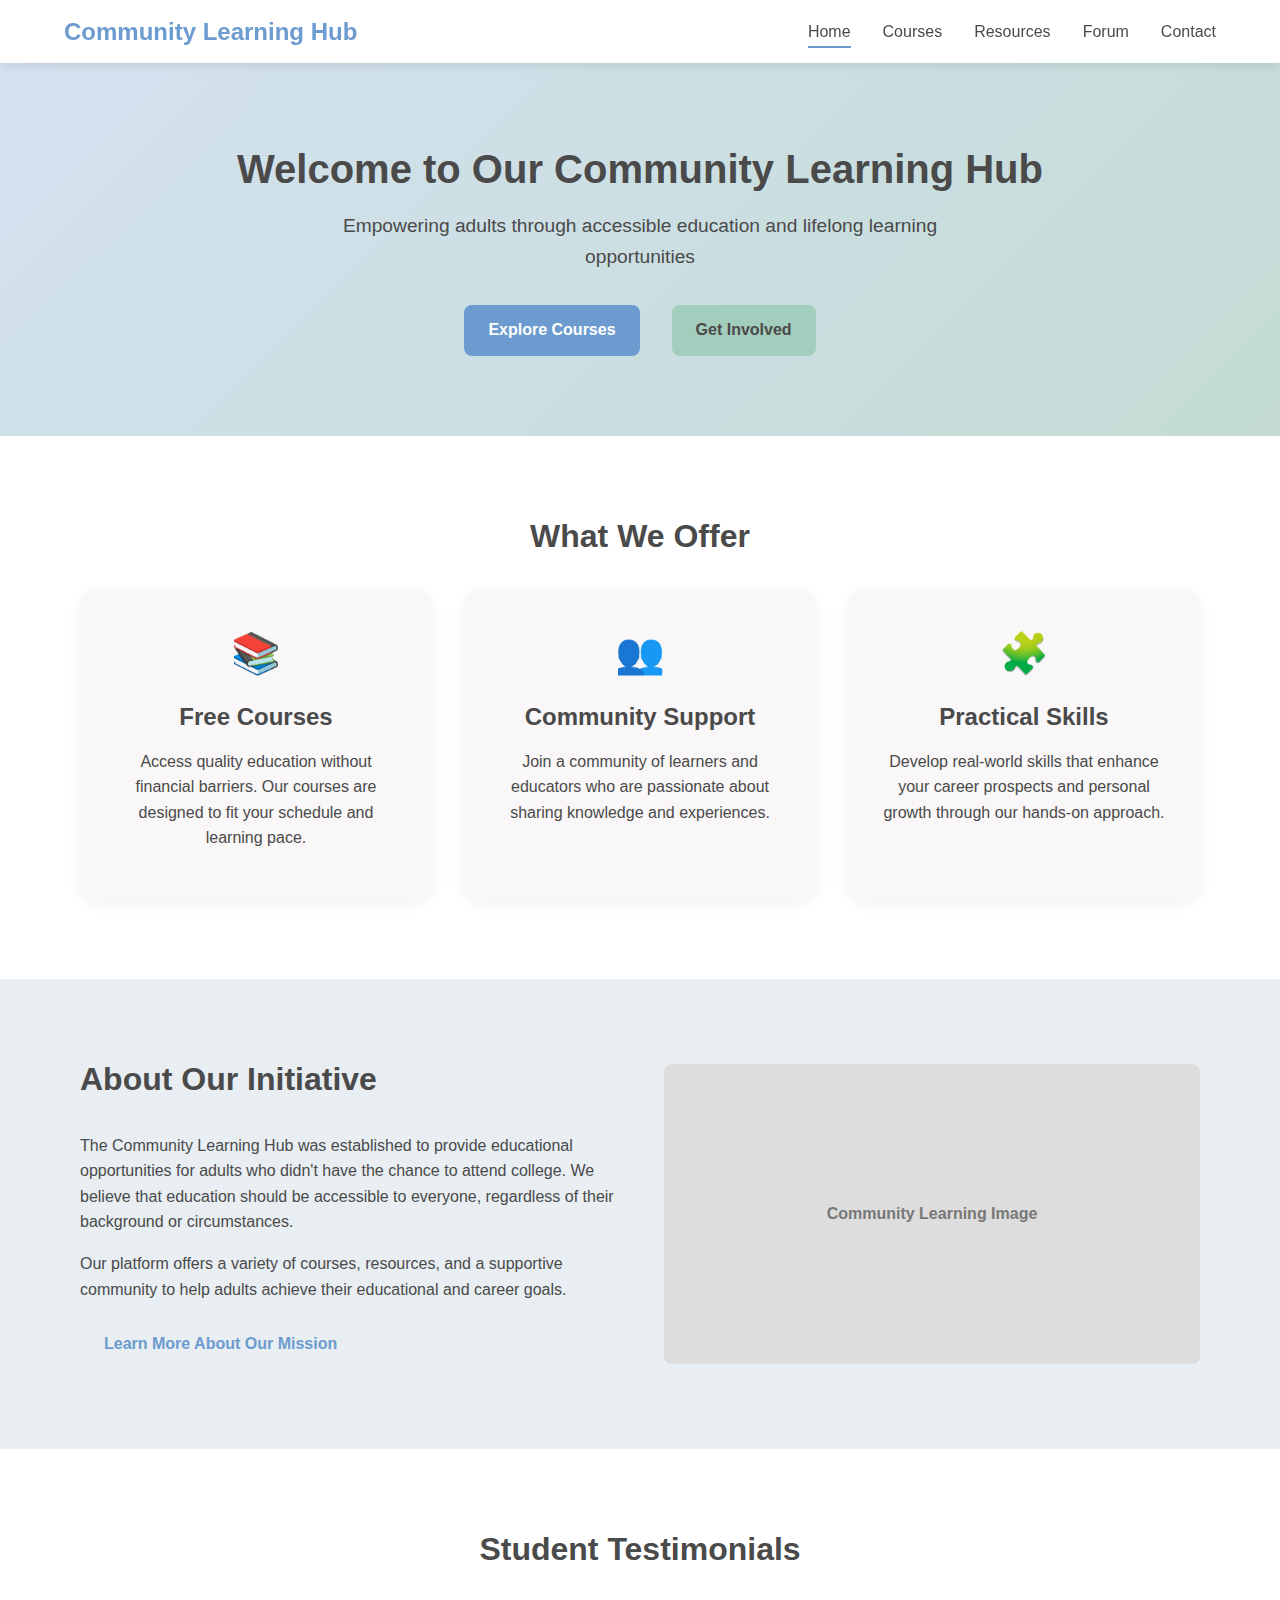
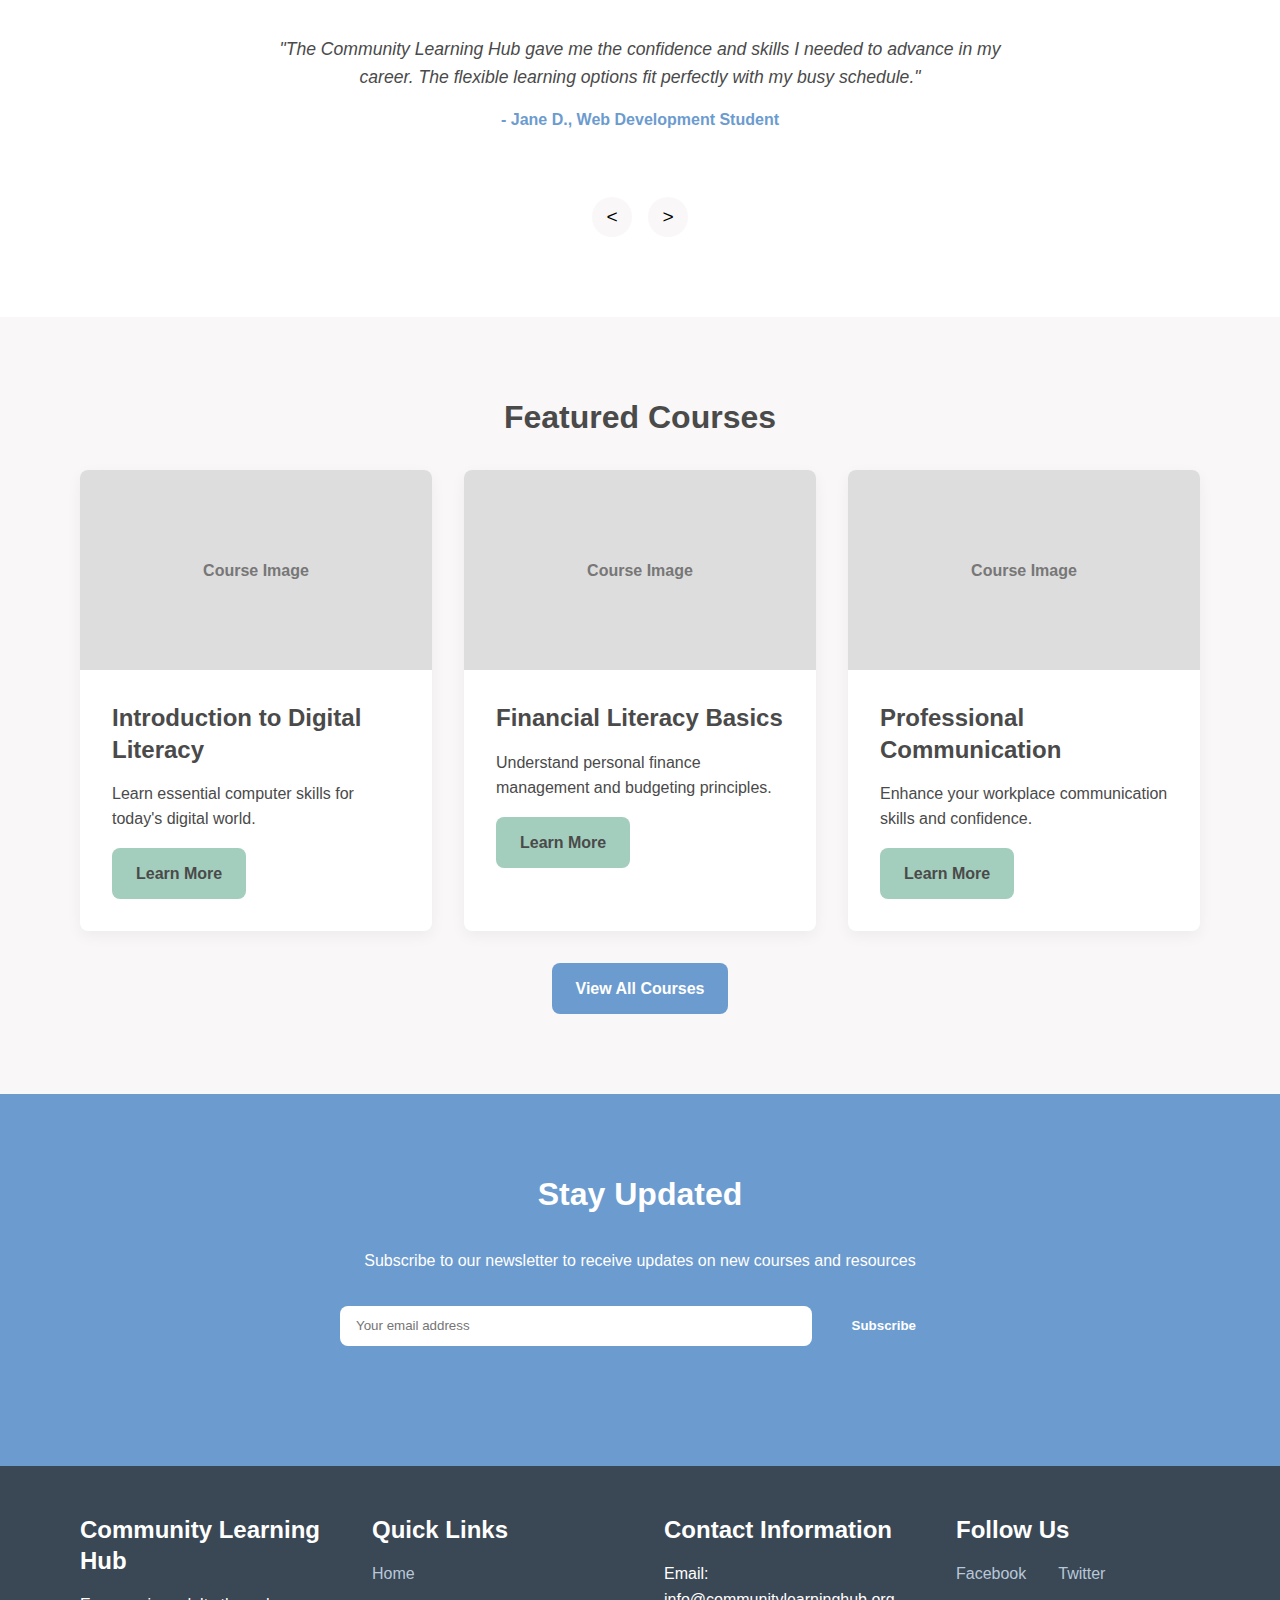
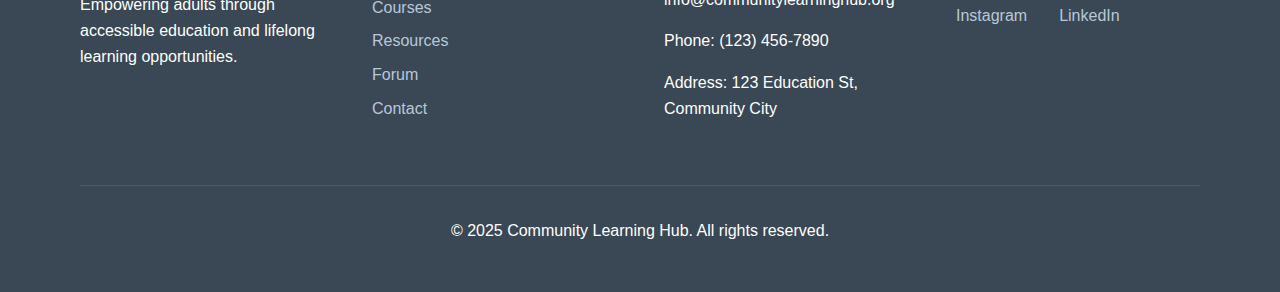
<file: index.html>
<!DOCTYPE html>
<html lang="en">
<head>
    <meta charset="UTF-8">
    <meta name="viewport" content="width=device-width, initial-scale=1.0">
    <title>Community Learning Hub - Home</title>
    <link rel="stylesheet" href="styles.optimized.css">
    <script src="scripts.js" defer></script>
</head>
<body>
    <header>
        <div class="container">
            <div class="logo">
                <h1>Community Learning Hub</h1>
            </div>
            <nav id="main-nav">
                <ul>
                    <li><a href="index.html" class="active">Home</a></li>
                    <li><a href="courses.html">Courses</a></li>
                    <li><a href="resources.html">Resources</a></li>
                    <li><a href="forum.html">Forum</a></li>
                    <li><a href="contact.html">Contact</a></li>
                </ul>
                <button id="mobile-menu-btn" aria-label="Toggle navigation menu">
                    <span></span>
                    <span></span>
                    <span></span>
                </button>
            </nav>
        </div>
    </header>

    <section class="hero">
        <div class="container">
            <h2>Welcome to Our Community Learning Hub</h2>
            <p>Empowering adults through accessible education and lifelong learning opportunities</p>
            <div class="cta-buttons">
                <a href="courses.html" class="btn primary-btn">Explore Courses</a>
                <a href="contact.html" class="btn secondary-btn">Get Involved</a>
            </div>
        </div>
    </section>

    <main>
        <section class="features">
            <div class="container">
                <h2>What We Offer</h2>
                <div class="feature-grid">
                    <div class="feature-card" data-aos="fade-up">
                        <div class="feature-icon">📚</div>
                        <h3>Free Courses</h3>
                        <p>Access quality education without financial barriers. Our courses are designed to fit your schedule and learning pace.</p>
                    </div>
                    <div class="feature-card" data-aos="fade-up" data-aos-delay="100">
                        <div class="feature-icon">👥</div>
                        <h3>Community Support</h3>
                        <p>Join a community of learners and educators who are passionate about sharing knowledge and experiences.</p>
                    </div>
                    <div class="feature-card" data-aos="fade-up" data-aos-delay="200">
                        <div class="feature-icon">🧩</div>
                        <h3>Practical Skills</h3>
                        <p>Develop real-world skills that enhance your career prospects and personal growth through our hands-on approach.</p>
                    </div>
                </div>
            </div>
        </section>

        <section class="about">
            <div class="container">
                <div class="about-content">
                    <div class="about-text">
                        <h2>About Our Initiative</h2>
                        <p>The Community Learning Hub was established to provide educational opportunities for adults who didn't have the chance to attend college. We believe that education should be accessible to everyone, regardless of their background or circumstances.</p>
                        <p>Our platform offers a variety of courses, resources, and a supportive community to help adults achieve their educational and career goals.</p>
                        <a href="#" class="btn text-btn">Learn More About Our Mission</a>
                    </div>
                    <div class="about-image">
                        <!-- Replace with an actual image -->
                        <div class="placeholder-image">Community Learning Image</div>
                    </div>
                </div>
            </div>
        </section>

        <section class="testimonials">
            <div class="container">
                <h2>Student Testimonials</h2>
                <div class="testimonial-slider" id="testimonialSlider">
                    <div class="testimonial">
                        <p>"The Community Learning Hub gave me the confidence and skills I needed to advance in my career. The flexible learning options fit perfectly with my busy schedule."</p>
                        <div class="testimonial-author">- Jane D., Web Development Student</div>
                    </div>
                    <div class="testimonial">
                        <p>"After years of wanting to learn accounting, I finally found an accessible way to do it. The community support made all the difference in my learning journey."</p>
                        <div class="testimonial-author">- Michael T., Accounting Fundamentals</div>
                    </div>
                    <div class="testimonial">
                        <p>"The resources provided here helped me gain practical skills that I immediately applied in my workplace. I'm grateful for this opportunity to learn."</p>
                        <div class="testimonial-author">- Sarah M., Business Communication</div>
                    </div>
                </div>
                <div class="slider-controls">
                    <button id="prevTestimonial" aria-label="Previous testimonial">&lt;</button>
                    <button id="nextTestimonial" aria-label="Next testimonial">&gt;</button>
                </div>
            </div>
        </section>

        <section class="featured-courses">
            <div class="container">
                <h2>Featured Courses</h2>
                <div class="course-grid">
                    <!-- Course cards will be dynamically loaded from script.js -->
                    <div class="course-card placeholder">
                        <div class="course-image">Course Image</div>
                        <div class="course-content">
                            <h3>Introduction to Digital Literacy</h3>
                            <p>Learn essential computer skills for today's digital world.</p>
                            <a href="courses.html" class="btn secondary-btn">Learn More</a>
                        </div>
                    </div>
                    <div class="course-card placeholder">
                        <div class="course-image">Course Image</div>
                        <div class="course-content">
                            <h3>Financial Literacy Basics</h3>
                            <p>Understand personal finance management and budgeting principles.</p>
                            <a href="courses.html" class="btn secondary-btn">Learn More</a>
                        </div>
                    </div>
                    <div class="course-card placeholder">
                        <div class="course-image">Course Image</div>
                        <div class="course-content">
                            <h3>Professional Communication</h3>
                            <p>Enhance your workplace communication skills and confidence.</p>
                            <a href="courses.html" class="btn secondary-btn">Learn More</a>
                        </div>
                    </div>
                </div>
                <div class="center-btn">
                    <a href="courses.html" class="btn primary-btn">View All Courses</a>
                </div>
            </div>
        </section>

        <section class="newsletter">
            <div class="container">
                <h2>Stay Updated</h2>
                <p>Subscribe to our newsletter to receive updates on new courses and resources</p>
                <form id="newsletterForm" class="newsletter-form">
                    <div class="form-group">
                        <input type="email" id="newsletterEmail" placeholder="Your email address" required>
                        <button type="submit" class="btn primary-btn">Subscribe</button>
                    </div>
                    <div id="newsletterMessage" class="form-message"></div>
                </form>
            </div>
        </section>
    </main>

    <footer>
        <div class="container">
            <div class="footer-content">
                <div class="footer-section">
                    <h3>Community Learning Hub</h3>
                    <p>Empowering adults through accessible education and lifelong learning opportunities.</p>
                </div>
                <div class="footer-section">
                    <h3>Quick Links</h3>
                    <ul>
                        <li><a href="index.html">Home</a></li>
                        <li><a href="courses.html">Courses</a></li>
                        <li><a href="resources.html">Resources</a></li>
                        <li><a href="forum.html">Forum</a></li>
                        <li><a href="contact.html">Contact</a></li>
                    </ul>
                </div>
                <div class="footer-section">
                    <h3>Contact Information</h3>
                    <p>Email: info@communitylearninghub.org</p>
                    <p>Phone: (123) 456-7890</p>
                    <p>Address: 123 Education St, Community City</p>
                </div>
                <div class="footer-section">
                    <h3>Follow Us</h3>
                    <div class="social-links">
                        <a href="#" aria-label="Facebook">Facebook</a>
                        <a href="#" aria-label="Twitter">Twitter</a>
                        <a href="#" aria-label="Instagram">Instagram</a>
                        <a href="#" aria-label="LinkedIn">LinkedIn</a>
                    </div>
                </div>
            </div>
            <div class="footer-bottom">
                <p>&copy; 2025 Community Learning Hub. All rights reserved.</p>
            </div>
        </div>
    </footer>
</body>
</html>
</file>
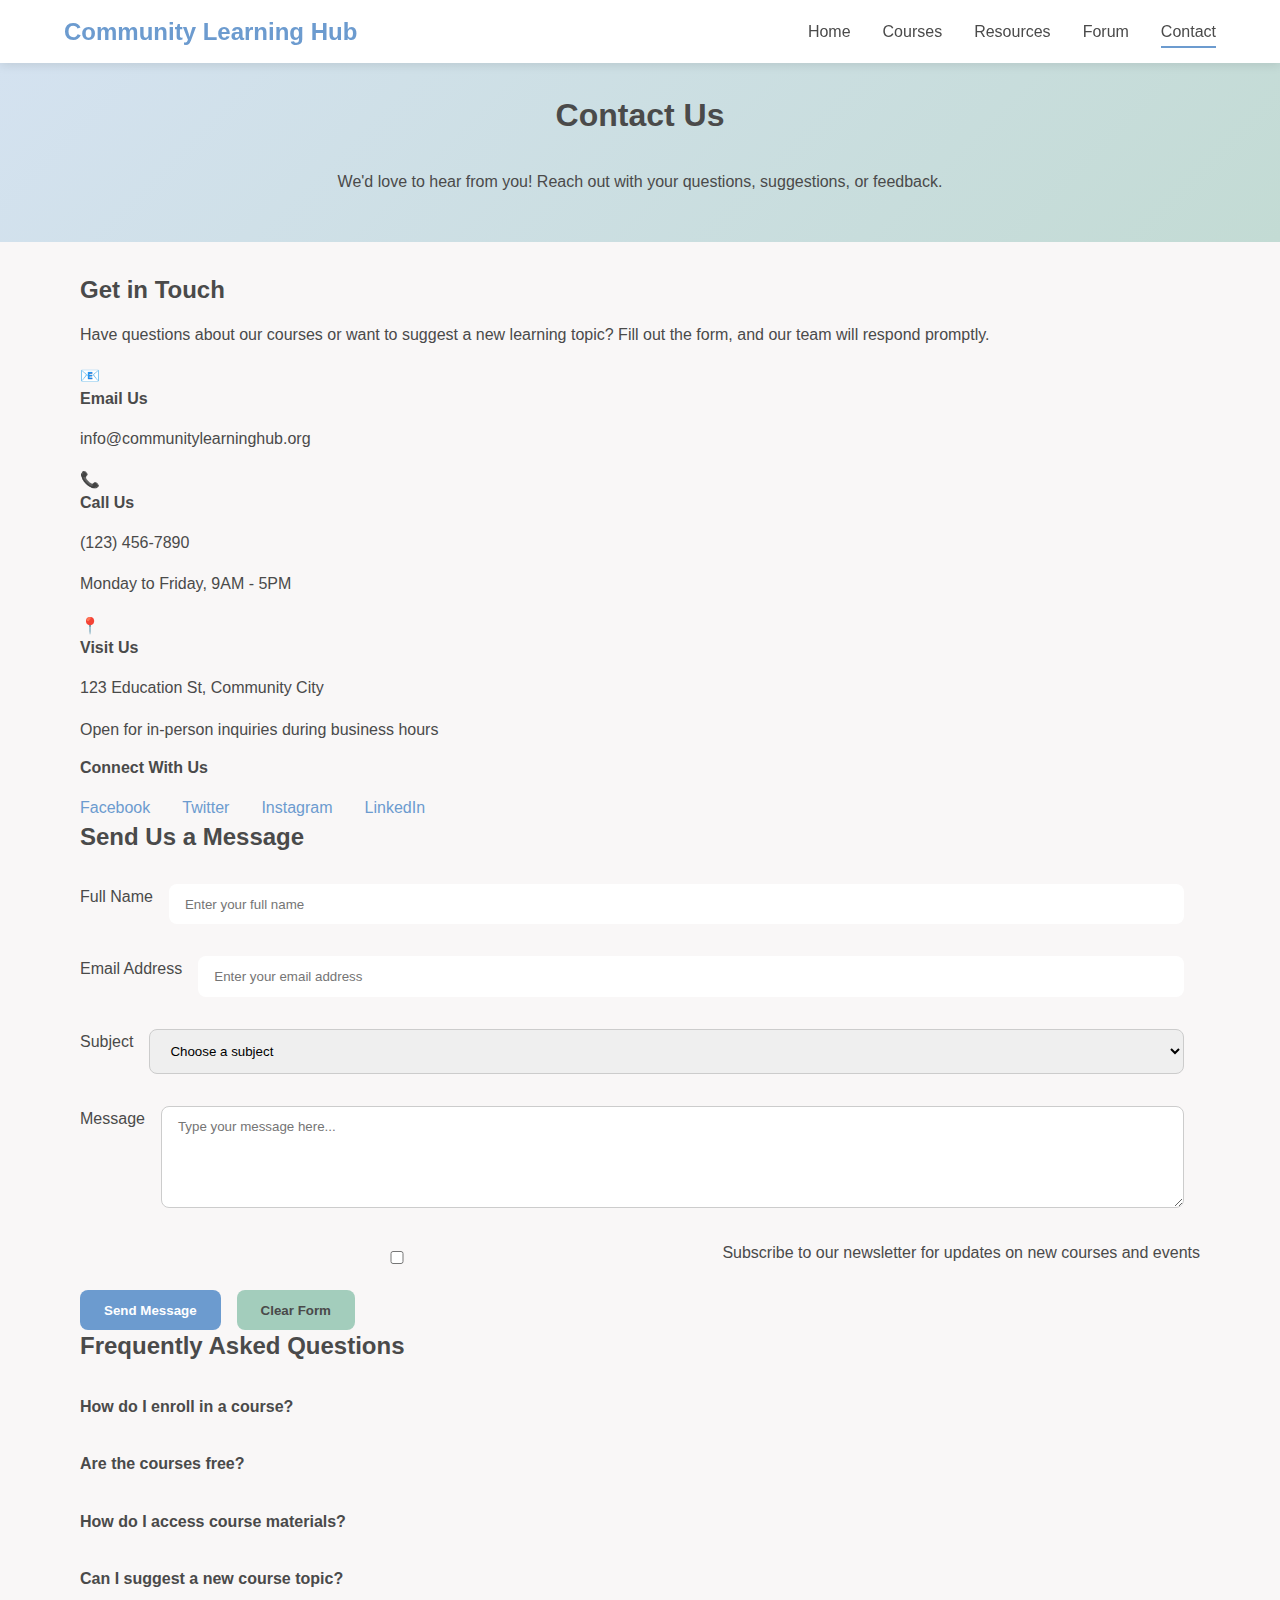
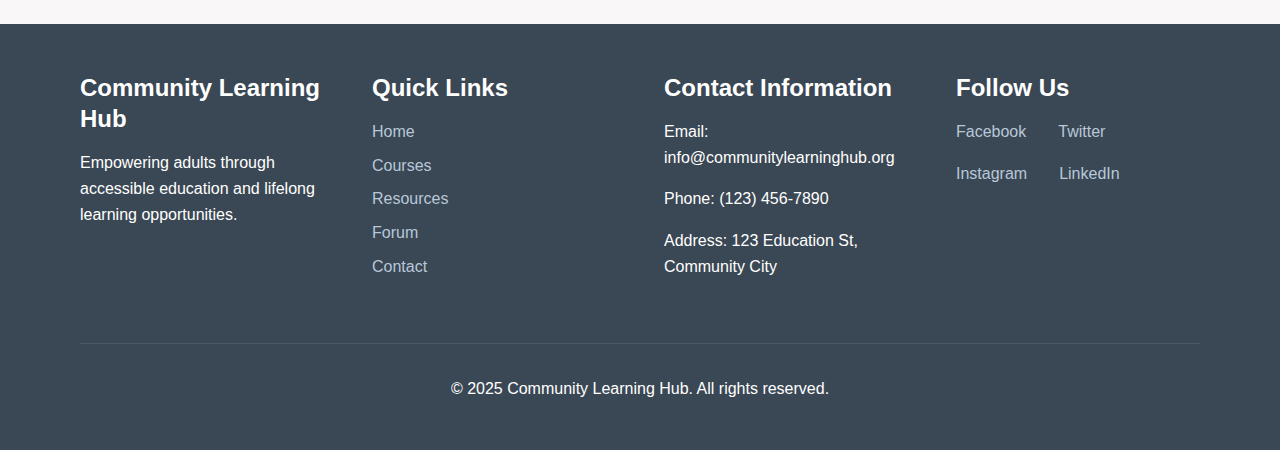
<file: contact.html>
<!DOCTYPE html>
<html lang="en">
<head>
    <meta charset="UTF-8">
    <meta name="viewport" content="width=device-width, initial-scale=1.0">
    <title>Community Learning Hub - Contact</title>
    <link rel="stylesheet" href="styles.optimized.css">
    <script src="scripts.js" defer></script>
    <script src="contact.js" defer></script>
</head>
<body>
    <header>
        <div class="container">
            <div class="logo">
                <h1>Community Learning Hub</h1>
            </div>
            <nav id="main-nav">
                <ul>
                    <li><a href="index.html">Home</a></li>
                    <li><a href="courses.html">Courses</a></li>
                    <li><a href="resources.html">Resources</a></li>
                    <li><a href="forum.html">Forum</a></li>
                    <li><a href="contact.html" class="active">Contact</a></li>
                </ul>
                <button id="mobile-menu-btn" aria-label="Toggle navigation menu">
                    <span></span>
                    <span></span>
                    <span></span>
                </button>
            </nav>
        </div>
    </header>

    <section class="page-header">
        <div class="container">
            <h2>Contact Us</h2>
            <p>We'd love to hear from you! Reach out with your questions, suggestions, or feedback.</p>
        </div>
    </section>

    <main>
        <section class="contact-content">
            <div class="container">
                <div class="contact-flex">
                    <div class="contact-info">
                        <h3>Get in Touch</h3>
                        <p>Have questions about our courses or want to suggest a new learning topic? Fill out the form, and our team will respond promptly.</p>
                        
                        <div class="contact-methods">
                            <div class="contact-method">
                                <span class="icon">📧</span>
                                <div class="method-details">
                                    <h4>Email Us</h4>
                                    <p>info@communitylearninghub.org</p>
                                </div>
                            </div>
                            
                            <div class="contact-method">
                                <span class="icon">📞</span>
                                <div class="method-details">
                                    <h4>Call Us</h4>
                                    <p>(123) 456-7890</p>
                                    <p class="small">Monday to Friday, 9AM - 5PM</p>
                                </div>
                            </div>
                            
                            <div class="contact-method">
                                <span class="icon">📍</span>
                                <div class="method-details">
                                    <h4>Visit Us</h4>
                                    <p>123 Education St, Community City</p>
                                    <p class="small">Open for in-person inquiries during business hours</p>
                                </div>
                            </div>
                        </div>
                        
                        <div class="social-connect">
                            <h4>Connect With Us</h4>
                            <div class="social-links">
                                <a href="#" aria-label="Facebook">Facebook</a>
                                <a href="#" aria-label="Twitter">Twitter</a>
                                <a href="#" aria-label="Instagram">Instagram</a>
                                <a href="#" aria-label="LinkedIn">LinkedIn</a>
                            </div>
                        </div>
                    </div>
                    
                    <div class="contact-form-container">
                        <h3>Send Us a Message</h3>
                        <form id="contactForm" class="contact-form">
                            <div class="form-group">
                                <label for="fullName">Full Name</label>
                                <input type="text" id="fullName" name="fullName" class="form-control" placeholder="Enter your full name" required>
                                <span class="error-message" id="nameError"></span>
                            </div>
                            
                            <div class="form-group">
                                <label for="email">Email Address</label>
                                <input type="email" id="email" name="email" class="form-control" placeholder="Enter your email address" required>
                                <span class="error-message" id="emailError"></span>
                            </div>
                            
                            <div class="form-group">
                                <label for="subject">Subject</label>
                                <select id="subject" name="subject" class="form-control" required>
                                    <option value="" disabled selected>Choose a subject</option>
                                    <option value="general">General Inquiry</option>
                                    <option value="courses">Course Information</option>
                                    <option value="suggestion">Suggestion</option>
                                    <option value="feedback">Feedback</option>
                                    <option value="support">Technical Support</option>
                                </select>
                                <span class="error-message" id="subjectError"></span>
                            </div>
                            
                            <div class="form-group">
                                <label for="message">Message</label>
                                <textarea id="message" name="message" class="form-control" placeholder="Type your message here..." rows="5" required></textarea>
                                <span class="error-message" id="messageError"></span>
                            </div>
                            
                            <div class="form-group form-checkbox">
                                <input type="checkbox" id="newsletter" name="newsletter">
                                <label for="newsletter">Subscribe to our newsletter for updates on new courses and events</label>
                            </div>
                            
                            <div class="form-buttons">
                                <button type="submit" id="submitBtn" class="btn primary-btn">Send Message</button>
                                <button type="reset" class="btn secondary-btn">Clear Form</button>
                            </div>
                        </form>
                        
                        <div id="formSubmitSuccess" class="form-success hidden">
                            <h3>Thank you for contacting us!</h3>
                            <p>Your message has been received. We will get back to you soon.</p>
                            <button id="sendAnotherBtn" class="btn primary-btn">Send Another Message</button>
                        </div>
                    </div>
                </div>
            </div>
        </section>

        <section class="faq-section">
            <div class="container">
                <h3>Frequently Asked Questions</h3>
                <div class="faq-container">
                    <div class="faq-item">
                        <div class="faq-question">How do I enroll in a course?</div>
                        <div class="faq-answer">
                            <p>To enroll in a course, navigate to the Courses page, select the course you're interested in, and click the "Enroll" button. You'll be guided through the registration process.</p>
                        </div>
                    </div>
                    
                    <div class="faq-item">
                        <div class="faq-question">Are the courses free?</div>
                        <div class="faq-answer">
                            <p>Most of our courses are free for community members. Some specialized courses may have a small fee to cover material costs. Check the course description for specific details.</p>
                        </div>
                    </div>
                    
                    <div class="faq-item">
                        <div class="faq-question">How do I access course materials?</div>
                        <div class="faq-answer">
                            <p>Once enrolled, you can access course materials through your student dashboard. We provide downloadable resources, video tutorials, and interactive exercises for each course.</p>
                        </div>
                    </div>
                    
                    <div class="faq-item">
                        <div class="faq-question">Can I suggest a new course topic?</div>
                        <div class="faq-answer">
                            <p>Absolutely! We welcome course suggestions from our community. Use the contact form above to share your ideas, or participate in our forum discussions about future learning topics.</p>
                        </div>
                    </div>
                </div>
            </div>
        </section>
    </main>

    <footer>
        <div class="container">
            <div class="footer-content">
                <div class="footer-section">
                    <h3>Community Learning Hub</h3>
                    <p>Empowering adults through accessible education and lifelong learning opportunities.</p>
                </div>
                <div class="footer-section">
                    <h3>Quick Links</h3>
                    <ul>
                        <li><a href="index.html">Home</a></li>
                        <li><a href="courses.html">Courses</a></li>
                        <li><a href="resources.html">Resources</a></li>
                        <li><a href="forum.html">Forum</a></li>
                        <li><a href="contact.html">Contact</a></li>
                    </ul>
                </div>
                <div class="footer-section">
                    <h3>Contact Information</h3>
                    <p>Email: info@communitylearninghub.org</p>
                    <p>Phone: (123) 456-7890</p>
                    <p>Address: 123 Education St, Community City</p>
                </div>
                <div class="footer-section">
                    <h3>Follow Us</h3>
                    <div class="social-links">
                        <a href="#" aria-label="Facebook">Facebook</a>
                        <a href="#" aria-label="Twitter">Twitter</a>
                        <a href="#" aria-label="Instagram">Instagram</a>
                        <a href="#" aria-label="LinkedIn">LinkedIn</a>
                    </div>
                </div>
            </div>
            <div class="footer-bottom">
                <p>&copy; 2025 Community Learning Hub. All rights reserved.</p>
            </div>
        </div>
    </footer>
</body>
</html>
</file>
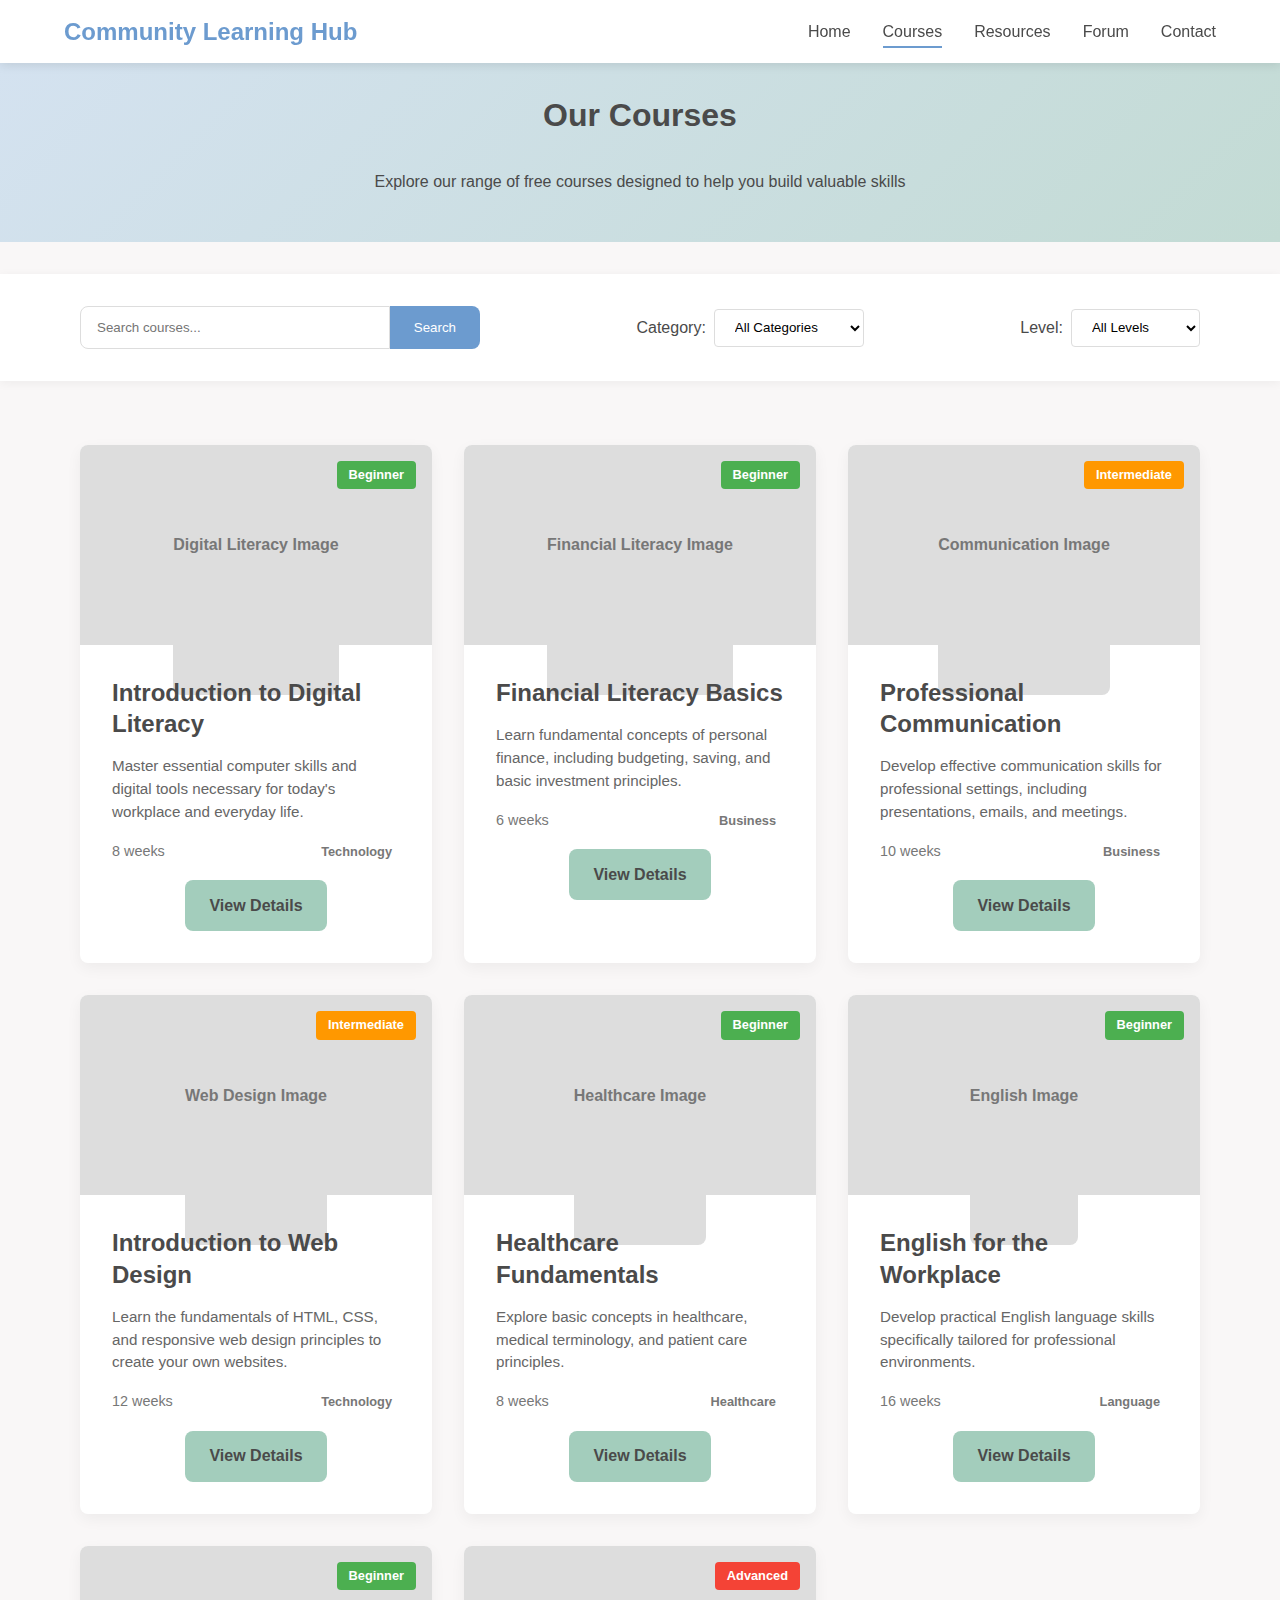
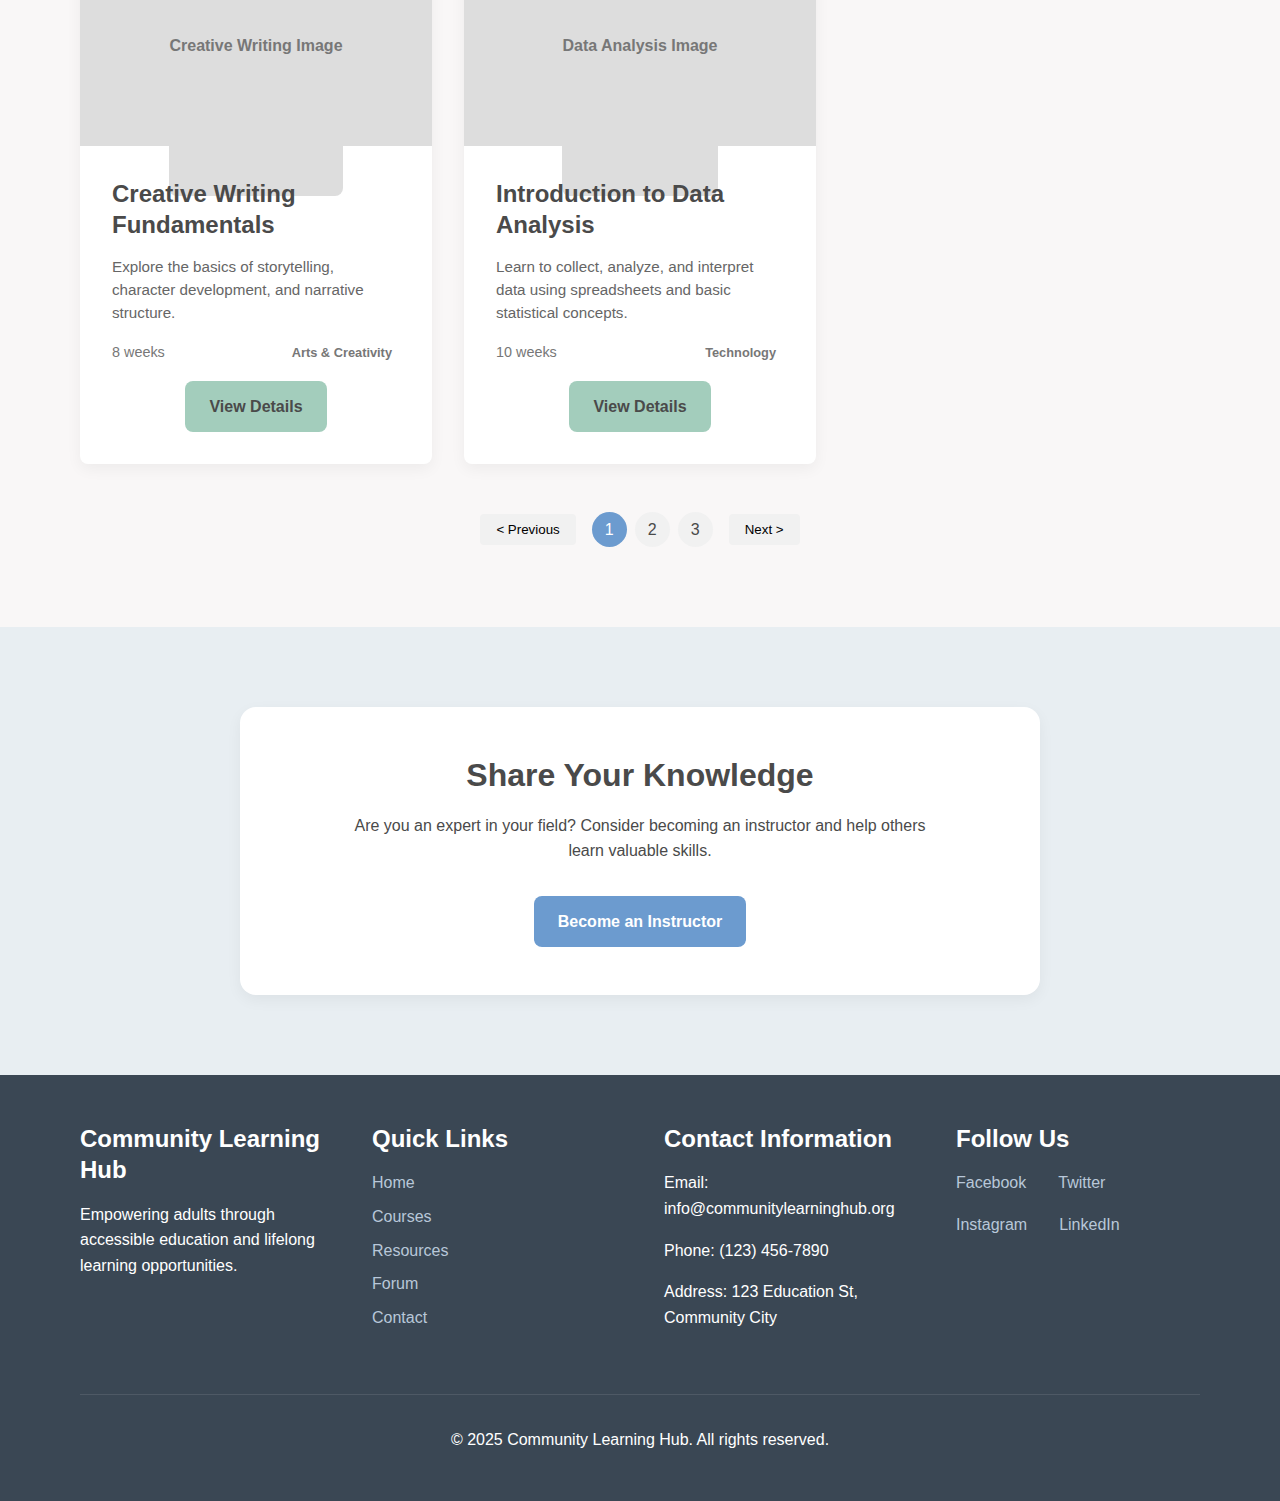
<file: courses.html>
<!DOCTYPE html>
<html lang="en">
<head>
    <meta charset="UTF-8">
    <meta name="viewport" content="width=device-width, initial-scale=1.0">
    <title>Community Learning Hub - Courses</title>
    <link rel="stylesheet" href="styles.optimized.css">
    <script src="scripts.js" defer></script>
    </head>
    <body>
    <header>
        <div class="container">
            <div class="logo">
                <h1>Community Learning Hub</h1>
            </div>
            <nav id="main-nav">
                <ul>
                    <li><a href="index.html">Home</a></li>
                    <li><a href="courses.html" class="active">Courses</a></li>
                    <li><a href="resources.html">Resources</a></li>
                    <li><a href="forum.html">Forum</a></li>
                    <li><a href="contact.html">Contact</a></li>
                </ul>
                <button id="mobile-menu-btn" aria-label="Toggle navigation menu">
                    <span></span>
                    <span></span>
                    <span></span>
                </button>
            </nav>
        </div>
    </header>

    <section class="page-header">
        <div class="container">
            <h2>Our Courses</h2>
            <p>Explore our range of free courses designed to help you build valuable skills</p>
        </div>
    </section>

    <main>
        <section class="course-filters">
            <div class="container">
                <div class="filter-controls">
                    <div class="search-box">
                        <input type="text" id="courseSearch" placeholder="Search courses...">
                        <button id="searchBtn" aria-label="Search courses">Search</button>
                    </div>
                    <div class="filter-dropdown">
                        <label for="categoryFilter">Category:</label>
                        <select id="categoryFilter">
                            <option value="all">All Categories</option>
                            <option value="technology">Technology</option>
                            <option value="business">Business</option>
                            <option value="healthcare">Healthcare</option>
                            <option value="language">Language</option>
                            <option value="arts">Arts & Creativity</option>
                        </select>
                    </div>
                    <div class="filter-dropdown">
                        <label for="levelFilter">Level:</label>
                        <select id="levelFilter">
                            <option value="all">All Levels</option>
                            <option value="beginner">Beginner</option>
                            <option value="intermediate">Intermediate</option>
                            <option value="advanced">Advanced</option>
                        </select>
                    </div>
                </div>
            </div>
        </section>

        <section class="courses-list">
            <div class="container">
                <div id="coursesGrid" class="course-grid">
                    <!-- These course cards serve as examples; more can be added or loaded dynamically -->
                    <div class="course-card" data-category="technology" data-level="beginner">
                        <div class="course-image">
                            <div class="placeholder-image">Digital Literacy Image</div>
                            <div class="course-badge beginner">Beginner</div>
                        </div>
                        <div class="course-content">
                            <h3>Introduction to Digital Literacy</h3>
                            <p class="course-description">Master essential computer skills and digital tools necessary for today's workplace and everyday life.</p>
                            <div class="course-meta">
                                <span class="duration">8 weeks</span>
                                <span class="category">Technology</span>
                            </div>
                            <div class="course-footer">
                                <a href="#" class="btn secondary-btn">View Details</a>
                            </div>
                        </div>
                    </div>

                    <div class="course-card" data-category="business" data-level="beginner">
                        <div class="course-image">
                            <div class="placeholder-image">Financial Literacy Image</div>
                            <div class="course-badge beginner">Beginner</div>
                        </div>
                        <div class="course-content">
                            <h3>Financial Literacy Basics</h3>
                            <p class="course-description">Learn fundamental concepts of personal finance, including budgeting, saving, and basic investment principles.</p>
                            <div class="course-meta">
                                <span class="duration">6 weeks</span>
                                <span class="category">Business</span>
                            </div>
                            <div class="course-footer">
                                <a href="#" class="btn secondary-btn">View Details</a>
                            </div>
                        </div>
                    </div>

                    <div class="course-card" data-category="business" data-level="intermediate">
                        <div class="course-image">
                            <div class="placeholder-image">Communication Image</div>
                            <div class="course-badge intermediate">Intermediate</div>
                        </div>
                        <div class="course-content">
                            <h3>Professional Communication</h3>
                            <p class="course-description">Develop effective communication skills for professional settings, including presentations, emails, and meetings.</p>
                            <div class="course-meta">
                                <span class="duration">10 weeks</span>
                                <span class="category">Business</span>
                            </div>
                            <div class="course-footer">
                                <a href="#" class="btn secondary-btn">View Details</a>
                            </div>
                        </div>
                    </div>

                    <div class="course-card" data-category="technology" data-level="intermediate">
                        <div class="course-image">
                            <div class="placeholder-image">Web Design Image</div>
                            <div class="course-badge intermediate">Intermediate</div>
                        </div>
                        <div class="course-content">
                            <h3>Introduction to Web Design</h3>
                            <p class="course-description">Learn the fundamentals of HTML, CSS, and responsive web design principles to create your own websites.</p>
                            <div class="course-meta">
                                <span class="duration">12 weeks</span>
                                <span class="category">Technology</span>
                            </div>
                            <div class="course-footer">
                                <a href="#" class="btn secondary-btn">View Details</a>
                            </div>
                        </div>
                    </div>

                    <div class="course-card" data-category="healthcare" data-level="beginner">
                        <div class="course-image">
                            <div class="placeholder-image">Healthcare Image</div>
                            <div class="course-badge beginner">Beginner</div>
                        </div>
                        <div class="course-content">
                            <h3>Healthcare Fundamentals</h3>
                            <p class="course-description">Explore basic concepts in healthcare, medical terminology, and patient care principles.</p>
                            <div class="course-meta">
                                <span class="duration">8 weeks</span>
                                <span class="category">Healthcare</span>
                            </div>
                            <div class="course-footer">
                                <a href="#" class="btn secondary-btn">View Details</a>
                            </div>
                        </div>
                    </div>

                    <div class="course-card" data-category="language" data-level="beginner">
                        <div class="course-image">
                            <div class="placeholder-image">English Image</div>
                            <div class="course-badge beginner">Beginner</div>
                        </div>
                        <div class="course-content">
                            <h3>English for the Workplace</h3>
                            <p class="course-description">Develop practical English language skills specifically tailored for professional environments.</p>
                            <div class="course-meta">
                                <span class="duration">16 weeks</span>
                                <span class="category">Language</span>
                            </div>
                            <div class="course-footer">
                                <a href="#" class="btn secondary-btn">View Details</a>
                            </div>
                        </div>
                    </div>

                    <div class="course-card" data-category="arts" data-level="beginner">
                        <div class="course-image">
                            <div class="placeholder-image">Creative Writing Image</div>
                            <div class="course-badge beginner">Beginner</div>
                        </div>
                        <div class="course-content">
                            <h3>Creative Writing Fundamentals</h3>
                            <p class="course-description">Explore the basics of storytelling, character development, and narrative structure.</p>
                            <div class="course-meta">
                                <span class="duration">8 weeks</span>
                                <span class="category">Arts & Creativity</span>
                            </div>
                            <div class="course-footer">
                                <a href="#" class="btn secondary-btn">View Details</a>
                            </div>
                        </div>
                    </div>

                    <div class="course-card" data-category="technology" data-level="advanced">
                        <div class="course-image">
                            <div class="placeholder-image">Data Analysis Image</div>
                            <div class="course-badge advanced">Advanced</div>
                        </div>
                        <div class="course-content">
                            <h3>Introduction to Data Analysis</h3>
                            <p class="course-description">Learn to collect, analyze, and interpret data using spreadsheets and basic statistical concepts.</p>
                            <div class="course-meta">
                                <span class="duration">10 weeks</span>
                                <span class="category">Technology</span>
                            </div>
                            <div class="course-footer">
                                <a href="#" class="btn secondary-btn">View Details</a>
                            </div>
                        </div>
                    </div>
                </div>

                <div id="noCoursesMessage" class="no-results hidden">
                    <p>No courses match your current filters. Please try different search criteria.</p>
                </div>

                <div class="pagination">
                    <button class="pagination-btn" data-page="prev">&lt; Previous</button>
                    <div class="page-numbers">
                        <span class="page-number active">1</span>
                        <span class="page-number">2</span>
                        <span class="page-number">3</span>
                    </div>
                    <button class="pagination-btn" data-page="next">Next &gt;</button>
                </div>
            </div>
        </section>

        <section class="become-instructor">
            <div class="container">
                <div class="cta-box">
                    <h2>Share Your Knowledge</h2>
                    <p>Are you an expert in your field? Consider becoming an instructor and help others learn valuable skills.</p>
                    <a href="contact.html" class="btn primary-btn">Become an Instructor</a>
                </div>
            </div>
        </section>
    </main>

    <footer>
        <div class="container">
            <div class="footer-content">
                <div class="footer-section">
                    <h3>Community Learning Hub</h3>
                    <p>Empowering adults through accessible education and lifelong learning opportunities.</p>
                </div>
                <div class="footer-section">
                    <h3>Quick Links</h3>
                    <ul>
                        <li><a href="index.html">Home</a></li>
                        <li><a href="courses.html">Courses</a></li>
                        <li><a href="resources.html">Resources</a></li>
                        <li><a href="forum.html">Forum</a></li>
                        <li><a href="contact.html">Contact</a></li>
                    </ul>
                </div>
                <div class="footer-section">
                    <h3>Contact Information</h3>
                    <p>Email: info@communitylearninghub.org</p>
                    <p>Phone: (123) 456-7890</p>
                    <p>Address: 123 Education St, Community City</p>
                </div>
                <div class="footer-section">
                    <h3>Follow Us</h3>
                    <div class="social-links">
                        <a href="#" aria-label="Facebook">Facebook</a>
                        <a href="#" aria-label="Twitter">Twitter</a>
                        <a href="#" aria-label="Instagram">Instagram</a>
                        <a href="#" aria-label="LinkedIn">LinkedIn</a>
                    </div>
                </div>
            </div>
            <div class="footer-bottom">
                <p>&copy; 2025 Community Learning Hub. All rights reserved.</p>
            </div>
        </div>
    </footer>
</body>
</html>
</file>
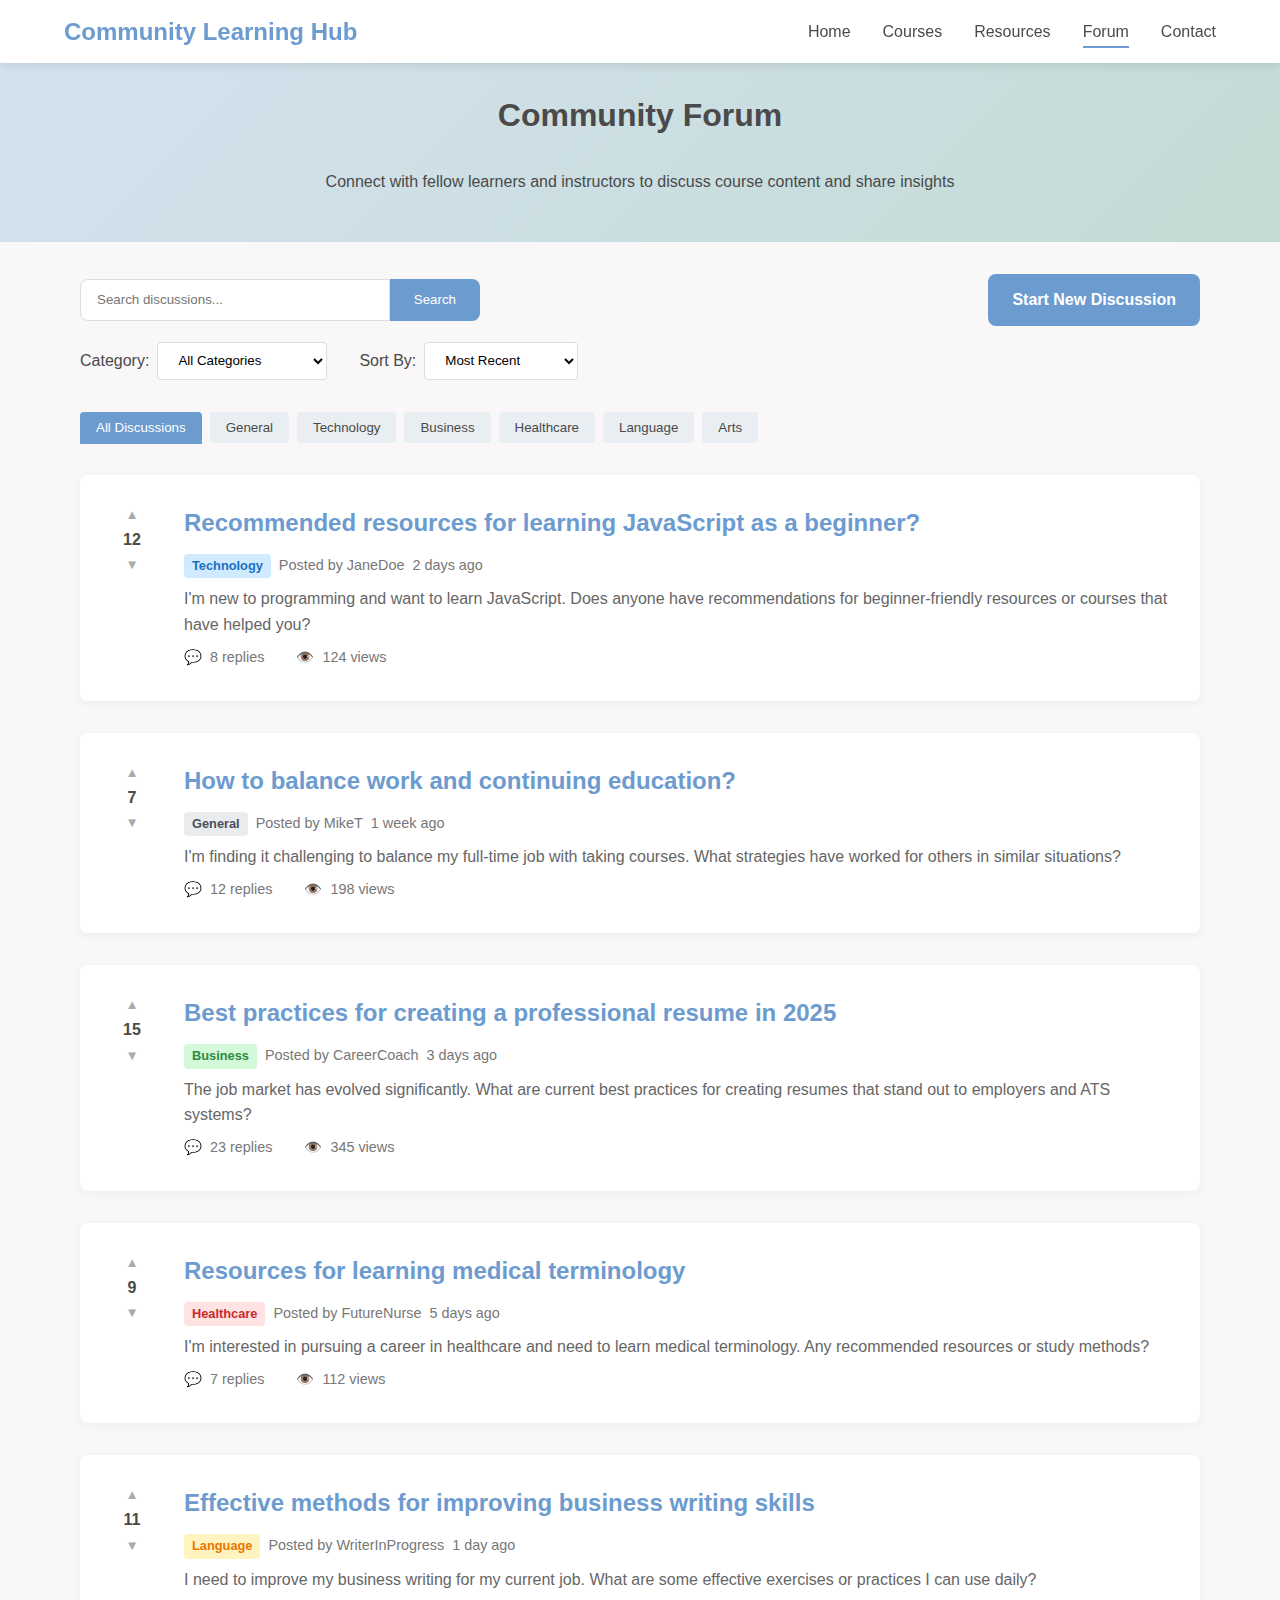
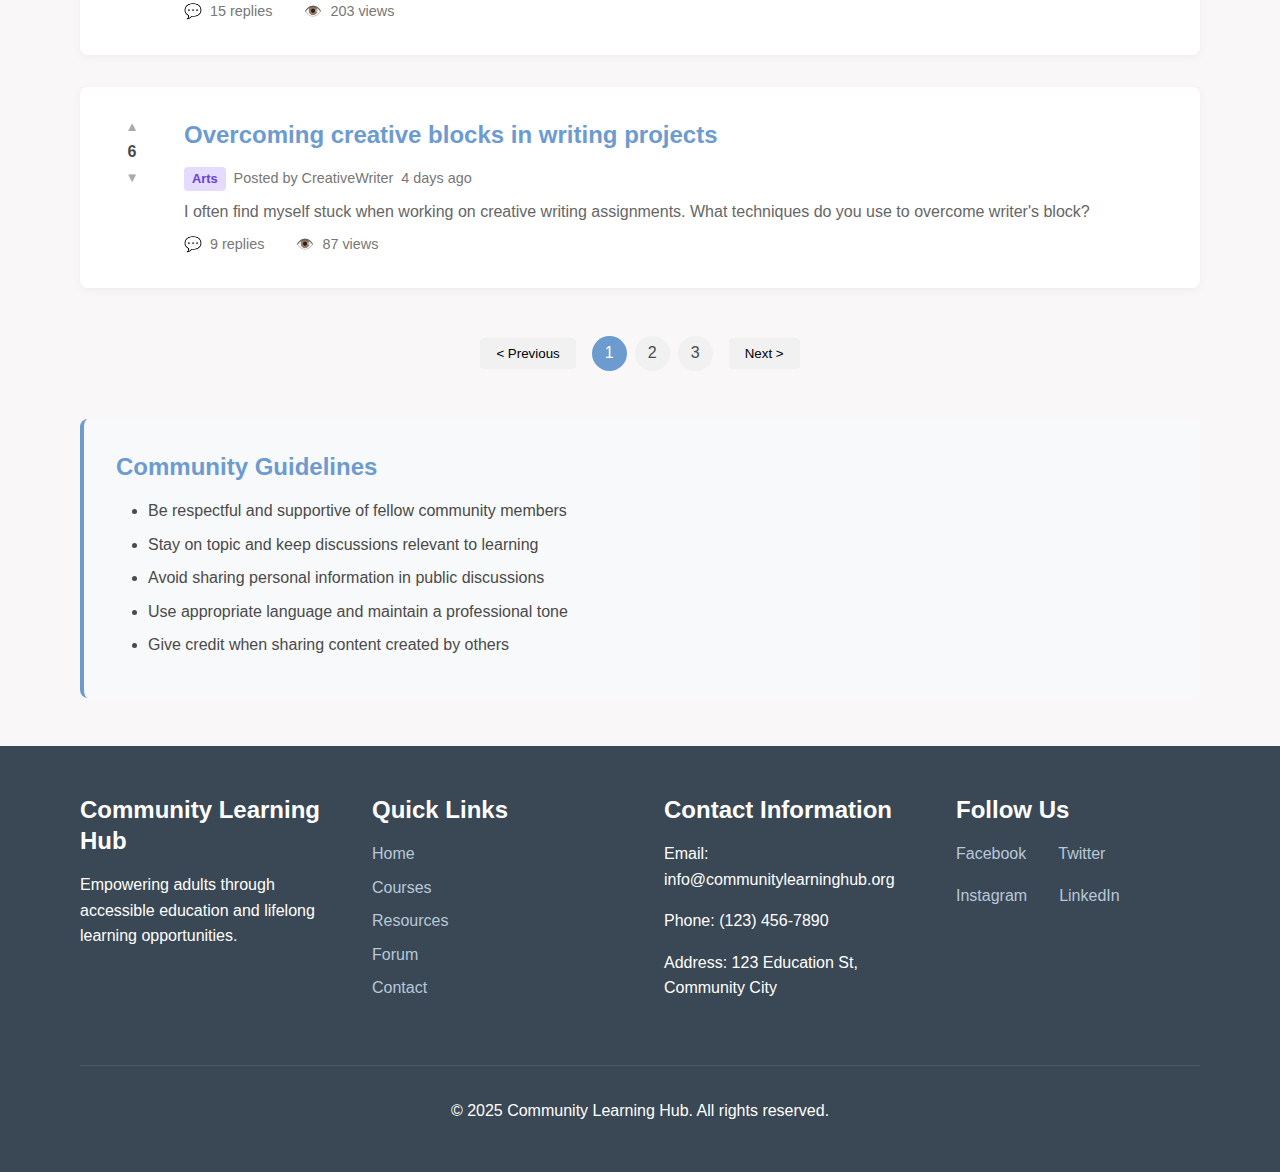
<file: forum.html>
<!DOCTYPE html>
<html lang="en">
<head>
    <meta charset="UTF-8">
    <meta name="viewport" content="width=device-width, initial-scale=1.0">
    <title>Community Learning Hub - Forum</title>
    <link rel="stylesheet" href="styles.optimized.css">
    <script src="scripts.js" defer></script>
</head>
<body>
    <header>
        <div class="container">
            <div class="logo">
                <h1>Community Learning Hub</h1>
            </div>
            <nav id="main-nav">
                <ul>
                    <li><a href="index.html">Home</a></li>
                    <li><a href="courses.html">Courses</a></li>
                    <li><a href="resources.html">Resources</a></li>
                    <li><a href="forum.html" class="active">Forum</a></li>
                    <li><a href="contact.html">Contact</a></li>
                </ul>
                <button id="mobile-menu-btn" aria-label="Toggle navigation menu">
                    <span></span>
                    <span></span>
                    <span></span>
                </button>
            </nav>
        </div>
    </header>

    <section class="page-header">
        <div class="container">
            <h2>Community Forum</h2>
            <p>Connect with fellow learners and instructors to discuss course content and share insights</p>
        </div>
    </section>

    <main>
        <section class="forum-controls">
            <div class="container">
                <div class="forum-actions">
                    <div class="search-box">
                        <input type="text" id="forumSearch" placeholder="Search discussions...">
                        <button id="forumSearchBtn" aria-label="Search discussions">Search</button>
                    </div>
                    <div class="action-buttons">
                        <a href="#" id="newTopicBtn" class="btn primary-btn">Start New Discussion</a>
                    </div>
                </div>

                <div class="filter-row">
                    <div class="filter-dropdown">
                        <label for="categoryFilter">Category:</label>
                        <select id="categoryFilter">
                            <option value="all">All Categories</option>
                            <option value="general">General Discussion</option>
                            <option value="tech">Technology</option>
                            <option value="business">Business</option>
                            <option value="health">Healthcare</option>
                            <option value="language">Language</option>
                            <option value="arts">Arts & Creativity</option>
                        </select>
                    </div>
                    <div class="filter-dropdown">
                        <label for="sortFilter">Sort By:</label>
                        <select id="sortFilter">
                            <option value="recent">Most Recent</option>
                            <option value="popular">Most Popular</option>
                            <option value="responses">Most Responses</option>
                        </select>
                    </div>
                </div>
            </div>
        </section>

        <section class="forum-content">
            <div class="container">
                <div id="newTopicForm" class="new-topic-form hidden">
                    <h3>Start a New Discussion</h3>
                    <form id="topicForm">
                        <div class="form-group">
                            <label for="topicTitle">Title:</label>
                            <input type="text" id="topicTitle" placeholder="Enter discussion title" required>
                        </div>
                        <div class="form-group">
                            <label for="topicCategory">Category:</label>
                            <select id="topicCategory" required>
                                <option value="">Select a category</option>
                                <option value="general">General Discussion</option>
                                <option value="tech">Technology</option>
                                <option value="business">Business</option>
                                <option value="health">Healthcare</option>
                                <option value="language">Language</option>
                                <option value="arts">Arts & Creativity</option>
                            </select>
                        </div>
                        <div class="form-group">
                            <label for="topicContent">Content:</label>
                            <textarea id="topicContent" placeholder="Enter your question or topic for discussion" rows="5" required></textarea>
                        </div>
                        <div class="form-buttons">
                            <button type="submit" class="btn primary-btn">Post Discussion</button>
                            <button type="button" id="cancelTopicBtn" class="btn secondary-btn">Cancel</button>
                        </div>
                    </form>
                </div>

                <div class="forum-categories">
                    <div class="category-tabs">
                        <button class="tab-btn active" data-category="all">All Discussions</button>
                        <button class="tab-btn" data-category="general">General</button>
                        <button class="tab-btn" data-category="tech">Technology</button>
                        <button class="tab-btn" data-category="business">Business</button>
                        <button class="tab-btn" data-category="health">Healthcare</button>
                        <button class="tab-btn" data-category="language">Language</button>
                        <button class="tab-btn" data-category="arts">Arts</button>
                    </div>
                </div>

                <div class="forum-discussions">
                    <div class="discussion-list">
                        <!-- These discussion items serve as examples; actual forum would load content dynamically -->
                        <div class="discussion-item" data-category="tech">
                            <div class="discussion-votes">
                                <button class="vote-btn upvote" aria-label="Upvote"><span>▲</span></button>
                                <span class="vote-count">12</span>
                                <button class="vote-btn downvote" aria-label="Downvote"><span>▼</span></button>
                            </div>
                            <div class="discussion-content">
                                <h3><a href="#">Recommended resources for learning JavaScript as a beginner?</a></h3>
                                <div class="discussion-meta">
                                    <span class="category tech">Technology</span>
                                    <span class="author">Posted by JaneDoe</span>
                                    <span class="timestamp">2 days ago</span>
                                </div>
                                <p class="discussion-excerpt">I'm new to programming and want to learn JavaScript. Does anyone have recommendations for beginner-friendly resources or courses that have helped you?</p>
                                <div class="discussion-stats">
                                    <span class="replies"><span class="icon">💬</span> 8 replies</span>
                                    <span class="views"><span class="icon">👁️</span> 124 views</span>
                                </div>
                            </div>
                        </div>

                        <div class="discussion-item" data-category="general">
                            <div class="discussion-votes">
                                <button class="vote-btn upvote" aria-label="Upvote"><span>▲</span></button>
                                <span class="vote-count">7</span>
                                <button class="vote-btn downvote" aria-label="Downvote"><span>▼</span></button>
                            </div>
                            <div class="discussion-content">
                                <h3><a href="#">How to balance work and continuing education?</a></h3>
                                <div class="discussion-meta">
                                    <span class="category general">General</span>
                                    <span class="author">Posted by MikeT</span>
                                    <span class="timestamp">1 week ago</span>
                                </div>
                                <p class="discussion-excerpt">I'm finding it challenging to balance my full-time job with taking courses. What strategies have worked for others in similar situations?</p>
                                <div class="discussion-stats">
                                    <span class="replies"><span class="icon">💬</span> 12 replies</span>
                                    <span class="views"><span class="icon">👁️</span> 198 views</span>
                                </div>
                            </div>
                        </div>

                        <div class="discussion-item" data-category="business">
                            <div class="discussion-votes">
                                <button class="vote-btn upvote" aria-label="Upvote"><span>▲</span></button>
                                <span class="vote-count">15</span>
                                <button class="vote-btn downvote" aria-label="Downvote"><span>▼</span></button>
                            </div>
                            <div class="discussion-content">
                                <h3><a href="#">Best practices for creating a professional resume in 2025</a></h3>
                                <div class="discussion-meta">
                                    <span class="category business">Business</span>
                                    <span class="author">Posted by CareerCoach</span>
                                    <span class="timestamp">3 days ago</span>
                                </div>
                                <p class="discussion-excerpt">The job market has evolved significantly. What are current best practices for creating resumes that stand out to employers and ATS systems?</p>
                                <div class="discussion-stats">
                                    <span class="replies"><span class="icon">💬</span> 23 replies</span>
                                    <span class="views"><span class="icon">👁️</span> 345 views</span>
                                </div>
                            </div>
                        </div>

                        <div class="discussion-item" data-category="health">
                            <div class="discussion-votes">
                                <button class="vote-btn upvote" aria-label="Upvote"><span>▲</span></button>
                                <span class="vote-count">9</span>
                                <button class="vote-btn downvote" aria-label="Downvote"><span>▼</span></button>
                            </div>
                            <div class="discussion-content">
                                <h3><a href="#">Resources for learning medical terminology</a></h3>
                                <div class="discussion-meta">
                                    <span class="category health">Healthcare</span>
                                    <span class="author">Posted by FutureNurse</span>
                                    <span class="timestamp">5 days ago</span>
                                </div>
                                <p class="discussion-excerpt">I'm interested in pursuing a career in healthcare and need to learn medical terminology. Any recommended resources or study methods?</p>
                                <div class="discussion-stats">
                                    <span class="replies"><span class="icon">💬</span> 7 replies</span>
                                    <span class="views"><span class="icon">👁️</span> 112 views</span>
                                </div>
                            </div>
                        </div>

                        <div class="discussion-item" data-category="language">
                            <div class="discussion-votes">
                                <button class="vote-btn upvote" aria-label="Upvote"><span>▲</span></button>
                                <span class="vote-count">11</span>
                                <button class="vote-btn downvote" aria-label="Downvote"><span>▼</span></button>
                            </div>
                            <div class="discussion-content">
                                <h3><a href="#">Effective methods for improving business writing skills</a></h3>
                                <div class="discussion-meta">
                                    <span class="category language">Language</span>
                                    <span class="author">Posted by WriterInProgress</span>
                                    <span class="timestamp">1 day ago</span>
                                </div>
                                <p class="discussion-excerpt">I need to improve my business writing for my current job. What are some effective exercises or practices I can use daily?</p>
                                <div class="discussion-stats">
                                    <span class="replies"><span class="icon">💬</span> 15 replies</span>
                                    <span class="views"><span class="icon">👁️</span> 203 views</span>
                                </div>
                            </div>
                        </div>

                        <div class="discussion-item" data-category="arts">
                            <div class="discussion-votes">
                                <button class="vote-btn upvote" aria-label="Upvote"><span>▲</span></button>
                                <span class="vote-count">6</span>
                                <button class="vote-btn downvote" aria-label="Downvote"><span>▼</span></button>
                            </div>
                            <div class="discussion-content">
                                <h3><a href="#">Overcoming creative blocks in writing projects</a></h3>
                                <div class="discussion-meta">
                                    <span class="category arts">Arts</span>
                                    <span class="author">Posted by CreativeWriter</span>
                                    <span class="timestamp">4 days ago</span>
                                </div>
                                <p class="discussion-excerpt">I often find myself stuck when working on creative writing assignments. What techniques do you use to overcome writer's block?</p>
                                <div class="discussion-stats">
                                    <span class="replies"><span class="icon">💬</span> 9 replies</span>
                                    <span class="views"><span class="icon">👁️</span> 87 views</span>
                                </div>
                            </div>
                        </div>
                    </div>

                    <div id="noDiscussionsMessage" class="no-results hidden">
                        <p>No discussions match your current filters. Please try different search criteria or start a new discussion.</p>
                    </div>

                    <div class="pagination">
                        <button class="pagination-btn" data-page="prev">&lt; Previous</button>
                        <div class="page-numbers">
                            <span class="page-number active">1</span>
                            <span class="page-number">2</span>
                            <span class="page-number">3</span>
                        </div>
                        <button class="pagination-btn" data-page="next">Next &gt;</button>
                    </div>
                </div>
            </div>
        </section>

        <section class="forum-guidelines">
            <div class="container">
                <div class="guidelines-box">
                    <h3>Community Guidelines</h3>
                    <ul>
                        <li>Be respectful and supportive of fellow community members</li>
                        <li>Stay on topic and keep discussions relevant to learning</li>
                        <li>Avoid sharing personal information in public discussions</li>
                        <li>Use appropriate language and maintain a professional tone</li>
                        <li>Give credit when sharing content created by others</li>
                    </ul>
                </div>
            </div>
        </section>
    </main>

    <footer>
        <div class="container">
            <div class="footer-content">
                <div class="footer-section">
                    <h3>Community Learning Hub</h3>
                    <p>Empowering adults through accessible education and lifelong learning opportunities.</p>
                </div>
                <div class="footer-section">
                    <h3>Quick Links</h3>
                    <ul>
                        <li><a href="index.html">Home</a></li>
                        <li><a href="courses.html">Courses</a></li>
                        <li><a href="resources.html">Resources</a></li>
                        <li><a href="forum.html">Forum</a></li>
                        <li><a href="contact.html">Contact</a></li>
                    </ul>
                </div>
                <div class="footer-section">
                    <h3>Contact Information</h3>
                    <p>Email: info@communitylearninghub.org</p>
                    <p>Phone: (123) 456-7890</p>
                    <p>Address: 123 Education St, Community City</p>
                </div>
                <div class="footer-section">
                    <h3>Follow Us</h3>
                    <div class="social-links">
                        <a href="#" aria-label="Facebook">Facebook</a>
                        <a href="#" aria-label="Twitter">Twitter</a>
                        <a href="#" aria-label="Instagram">Instagram</a>
                        <a href="#" aria-label="LinkedIn">LinkedIn</a>
                    </div>
                </div>
            </div>
            <div class="footer-bottom">
                <p>&copy; 2025 Community Learning Hub. All rights reserved.</p>
            </div>
        </div>
    </footer>
</body>
</html>
</file>
<file: styles.optimized.css>
:root {
    --primary-color: #6c9bcf;       /* Soft blue */;
    --secondary-color: #a3cdbc;     /* Soft mint green */;
    --accent-color: #f9c784;        /* Soft peach */;
    --dark-text: #4a4a4a;           /* Dark gray for text */;
    --light-text: #ffffff;          /* White text */;
    --background-light: #f9f7f7;    /* Off-white background */;
    --background-medium: #e8eef2;   /* Light blue-gray background */;
    --error-color: #e5989b;         /* Soft pink for errors */;
    --success-color: #b5e48c;       /* Soft green for success */;
    --font-primary: 'Open Sans', Helvetica, Arial, sans-serif;
    --font-heading: 'Montserrat', 'Open Sans', sans-serif;
    --spacing-xs: 0.5rem;
    --spacing-sm: 1rem;
    --spacing-md: 2rem;
    --spacing-lg: 3rem;
    --spacing-xl: 5rem;
    --border-radius-sm: 4px;
    --border-radius-md: 8px;
    --border-radius-lg: 16px;
    --transition-fast: 0.2s ease;
    --transition-normal: 0.3s ease;
    --transition-slow: 0.5s ease;
    --primary: #6c9bcf;
    --secondary: #a3cdbc;
    --accent: #f9c784;
    --text-dark: #4a4a4a;
    --text-light: #fff;
    --bg-light: #f9f7f7;
    --bg-medium: #e8eef2;
    --error: #e5989b;
    --success: #b5e48c;
    --font-base: 'Open Sans', Helvetica, Arial, sans-serif;
    --radius-sm: 4px;
    --radius-md: 8px;
    --radius-lg: 16px;
    --space-xs: 0.5rem;
    --space-sm: 1rem;
    --space-md: 2rem;
    --space-lg: 3rem;
    --space-xl: 5rem;
    --transition: 0.3s ease;
}
/* Main CSS for Community Learning Hub */

/* ---------- GLOBAL STYLES ---------- */

  
  /* Import Fonts */
  @import url('https://fonts.googleapis.com/css2?family=Montserrat:wght@400;500;600;700&family=Open+Sans:wght@300;400;600&display=swap');
  
  /* Reset and Base Styles */
  * {
    margin: 0;
    padding: 0;
    box-sizing: border-box;
  }
  
  html {
    font-size: 16px;
    scroll-behavior: smooth;
  }
  
  body {
    font-family: var(--font-primary);
    line-height: 1.6;
    color: var(--dark-text);
    background-color: var(--background-light);
    overflow-x: hidden;
  }
  
  .container {
    width: 90%;
    max-width: 1200px;
    margin: 0 auto;
    padding: 0 var(--spacing-sm);
  }
  
  /* Typography */
  h1, h2, h3, h4, h5, h6 {
    font-family: var(--font-heading);
    font-weight: 600;
    line-height: 1.3;
    margin-bottom: var(--spacing-sm);
    color: var(--dark-text);
  }
  
  h1 {
    font-size: 2.5rem;
  }
  
  h2 {
    font-size: 2rem;
    margin-bottom: var(--spacing-md);
    text-align: center;
  }
  
  h3 {
    font-size: 1.5rem;
  }
  
  p {
    margin-bottom: var(--spacing-sm);
  }
  
  a {
    color: var(--primary-color);
    text-decoration: none;
    transition: color var(--transition-fast);
  }
  
  a:hover {
    color: #5a81ac;
  }
  
  ul {
    list-style: none;
  }
  
  img {
    max-width: 100%;
    height: auto;
  }
  
  /* Button Styles */
  .btn {
    display: inline-block;
    padding: 0.8rem 1.5rem;
    border-radius: var(--border-radius-md);
    font-weight: 600;
    text-align: center;
    cursor: pointer;
    transition: all var(--transition-normal);
    border: none;
    font-family: var(--font-primary);
  }
  
  .primary-btn {
    background-color: var(--primary-color);
    color: var(--light-text);
  }
  
  .primary-btn:hover {
    background-color: #5a81ac;
    color: var(--light-text);
    transform: translateY(-2px);
    box-shadow: 0 4px 8px rgba(0, 0, 0, 0.1);
  }
  
  .secondary-btn {
    background-color: var(--secondary-color);
    color: var(--dark-text);
  }
  
  .secondary-btn:hover {
    background-color: #8fb8aa;
    transform: translateY(-2px);
    box-shadow: 0 4px 8px rgba(0, 0, 0, 0.1);
  }
  
  .text-btn {
    color: var(--primary-color);
    padding: 0.5rem 0;
    border-bottom: 2px solid transparent;
  }
  
  .text-btn:hover {
    border-bottom: 2px solid var(--primary-color);
  }
  
  /* ---------- HEADER STYLES ---------- */
  header {
    background-color: white;
    box-shadow: 0 2px 10px rgba(0, 0, 0, 0.1);
    position: sticky;
    top: 0;
    z-index: 100;
  }
  
  header .container {
    display: flex;
    justify-content: space-between;
    align-items: center;
    padding: var(--spacing-sm) 0;
  }
  
  .logo h1 {
    font-size: 1.5rem;
    margin: 0;
    color: var(--primary-color);
  }
  
  #main-nav ul {
    display: flex;
    gap: var(--spacing-md);
  }
  
  #main-nav a {
    color: var(--dark-text);
    font-weight: 500;
    padding: 0.5rem 0;
    position: relative;
  }
  
  #main-nav a::after {
    content: '';
    position: absolute;
    bottom: 0;
    left: 0;
    width: 0;
    height: 2px;
    background-color: var(--primary-color);
    transition: width var(--transition-normal);
  }
  
  #main-nav a:hover::after,
  #main-nav a.active::after {
    width: 100%;
  }
  
  #mobile-menu-btn {
    display: none;
    background: none;
    border: none;
    cursor: pointer;
  }
  
  #mobile-menu-btn span {
    display: block;
    width: 25px;
    height: 3px;
    margin: 5px 0;
    background-color: var(--dark-text);
    transition: all var(--transition-normal);
  }
  
  /* ---------- HERO SECTION ---------- */
  .hero {
    background: linear-gradient(135deg, #d4e2f0 0%, #c3dbd4 100%);
    padding: var(--spacing-xl) 0;
    text-align: center;
  }
  
  .hero h2 {
    font-size: 2.5rem;
    margin-bottom: var(--spacing-sm);
    color: var(--dark-text);
  }
  
  .hero p {
    font-size: 1.2rem;
    max-width: 700px;
    margin: 0 auto var(--spacing-md);
  }
  
  .cta-buttons {
    display: flex;
    gap: var(--spacing-md);
    justify-content: center;
  }
  
  /* ---------- FEATURES SECTION ---------- */
  .features {
    padding: var(--spacing-xl) 0;
    background-color: white;
  }
  
  .feature-grid {
    display: grid;
    grid-template-columns: repeat(auto-fit, minmax(300px, 1fr));
    gap: var(--spacing-md);
    margin-top: var(--spacing-md);
  }
  
  .feature-card {
    background-color: var(--background-light);
    padding: var(--spacing-md);
    border-radius: var(--border-radius-lg);
    box-shadow: 0 5px 15px rgba(0, 0, 0, 0.05);
    text-align: center;
    transition: transform var(--transition-normal), box-shadow var(--transition-normal);
  }
  
  .feature-card:hover {
    transform: translateY(-5px);
    box-shadow: 0 10px 20px rgba(0, 0, 0, 0.1);
  }
  
  .feature-icon {
    font-size: 2.5rem;
    margin-bottom: var(--spacing-sm);
  }
  
  /* ---------- ABOUT SECTION ---------- */
  .about {
    padding: var(--spacing-xl) 0;
    background-color: var(--background-medium);
  }
  
  .about-content {
    display: flex;
    align-items: center;
    gap: var(--spacing-lg);
  }
  
  .about-text {
    flex: 1;
  }
  
  .about-text h2 {
    text-align: left;
  }
  
  .about-image {
    flex: 1;
  }
  
  .placeholder-image {
    background-color: #ddd;
    height: 300px;
    display: flex;
    align-items: center;
    justify-content: center;
    border-radius: var(--border-radius-md);
    color: #777;
    font-weight: 600;
  }
  
  /* ---------- TESTIMONIALS SECTION ---------- */
  .testimonials {
    padding: var(--spacing-xl) 0;
    background-color: white;
    text-align: center;
  }
  
  .testimonial-slider {
    position: relative;
    max-width: 800px;
    margin: 0 auto;
    overflow: hidden;
  }
  
  .testimonial {
    padding: var(--spacing-md);
    display: none;
  }
  
  .testimonial.active {
    display: block;
    animation: fadeIn 0.5s ease-in-out;
  }
  
  @keyframes fadeIn {
    from { opacity: 0; }
    to { opacity: 1; }
  }
  
  .testimonial p {
    font-size: 1.1rem;
    font-style: italic;
    margin-bottom: var(--spacing-sm);
  }
  
  .testimonial-author {
    font-weight: 600;
    color: var(--primary-color);
  }
  
  .slider-controls {
    display: flex;
    justify-content: center;
    gap: var(--spacing-sm);
    margin-top: var(--spacing-md);
  }
  
  .slider-controls button {
    background-color: var(--background-light);
    border: none;
    width: 40px;
    height: 40px;
    border-radius: 50%;
    cursor: pointer;
    font-size: 1.2rem;
    transition: all var(--transition-normal);
  }
  
  .slider-controls button:hover {
    background-color: var(--primary-color);
    color: var(--light-text);
  }
  
  /* ---------- FEATURED COURSES SECTION ---------- */
  .featured-courses {
    padding: var(--spacing-xl) 0;
    background-color: var(--background-light);
  }
  
  .course-grid {
    display: grid;
    grid-template-columns: repeat(auto-fit, minmax(300px, 1fr));
    gap: var(--spacing-md);
    margin-bottom: var(--spacing-md);
  }
  
  .course-card {
    background-color: white;
    border-radius: var(--border-radius-md);
    overflow: hidden;
    box-shadow: 0 5px 15px rgba(0, 0, 0, 0.05);
    transition: transform var(--transition-normal), box-shadow var(--transition-normal);
  }
  
  .course-card:hover {
    transform: translateY(-5px);
    box-shadow: 0 10px 20px rgba(0, 0, 0, 0.1);
  }
  
  .course-image {
    height: 200px;
    background-color: #ddd;
    display: flex;
    align-items: center;
    justify-content: center;
    color: #777;
    font-weight: 600;
  }
  
  .course-content {
    padding: var(--spacing-md);
  }
  
  .center-btn {
    text-align: center;
    margin-top: var(--spacing-md);
  }
  
  /* ---------- NEWSLETTER SECTION ---------- */
  .newsletter {
    padding: var(--spacing-xl) 0;
    background-color: var(--primary-color);
    color: var(--light-text);
    text-align: center;
  }
  
  .newsletter h2, 
  .newsletter p {
    color: var(--light-text);
  }
  
  .newsletter-form {
    max-width: 600px;
    margin: 0 auto;
  }
  
  .form-group {
    display: flex;
    gap: var(--spacing-sm);
    margin-top: var(--spacing-md);
  }
  
  .form-group input {
    flex: 1;
    padding: 0.8rem 1rem;
    border: none;
    border-radius: var(--border-radius-md);
    font-family: var(--font-primary);
  }
  
  .form-message {
    margin-top: var(--spacing-sm);
    font-weight: 500;
    height: 1.5rem;
  }
  
  /* ---------- FOOTER STYLES ---------- */
  footer {
    background-color: #3a4754;
    color: var(--light-text);
    padding-top: var(--spacing-lg);
  }
  
  .footer-content {
    display: grid;
    grid-template-columns: repeat(auto-fit, minmax(200px, 1fr));
    gap: var(--spacing-lg);
    margin-bottom: var(--spacing-lg);
  }
  
  .footer-section h3 {
    color: var(--light-text);
    margin-bottom: var(--spacing-sm);
  }
  
  .footer-section ul li {
    margin-bottom: var(--spacing-xs);
  }
  
  .footer-section a {
    color: #b8c7d9;
  }
  
  .footer-section a:hover {
    color: var(--light-text);
  }
  
  .social-links {
    display: flex;
    gap: var(--spacing-sm);
    flex-wrap: wrap;
  }
  
  .social-links a {
    display: inline-block;
    margin-right: var(--spacing-sm);
  }
  
  .footer-bottom {
    text-align: center;
    padding: var(--spacing-md) 0;
    border-top: 1px solid rgba(255, 255, 255, 0.1);
  }
  
  /* ---------- ANIMATIONS ---------- */
  @keyframes pulse {
    0% { transform: scale(1); }
    50% { transform: scale(1.05); }
    100% { transform: scale(1); }
  }
  
  @keyframes slideInFromLeft {
    0% { transform: translateX(-50px); opacity: 0; }
    100% { transform: translateX(0); opacity: 1; }
  }
  
  @keyframes slideInFromRight {
    0% { transform: translateX(50px); opacity: 0; }
  }
  
  @keyframes fadeIn {
    0% { opacity: 0; }
    100% { opacity: 1; }
  }
  
  /* Animation Classes */
  .animate-pulse {
    animation: pulse 2s infinite;
  }
  
  .slide-in-left {
    animation: slideInFromLeft 0.5s forwards;
  }
  
  .slide-in-right {
    animation: slideInFromRight 0.5s forwards;
  }
  
  .fade-in {
    animation: fadeIn 0.5s forwards;
  }
  
  /* ---------- RESPONSIVE STYLES ---------- */
  @media (max-width: 768px) {
    /* Typography Adjustments */
    h1 { font-size: 2rem; }
    h2 { font-size: 1.75rem; }
    h3 { font-size: 1.25rem; }
  
    /* Header */
    #main-nav ul {
      display: none;
      flex-direction: column;
      position: absolute;
      top: 100%;
      left: 0;
      width: 100%;
      background-color: white;
      box-shadow: 0 5px 10px rgba(0, 0, 0, 0.1);
      padding: var(--spacing-md) 0;
      text-align: center;
    }
  
    #main-nav.active ul {
      display: flex;
    }
  
    #mobile-menu-btn {
      display: block;
    }
  
    #mobile-menu-btn.active span:nth-child(1) {
      transform: rotate(45deg) translate(5px, 5px);
    }
  
    #mobile-menu-btn.active span:nth-child(2) {
      opacity: 0;
    }
  
    #mobile-menu-btn.active span:nth-child(3) {
      transform: rotate(-45deg) translate(7px, -6px);
    }
  
    /* Hero Section */
    .hero {
      padding: var(--spacing-lg) 0;
    }
  
    .cta-buttons {
      flex-direction: column;
      gap: var(--spacing-sm);
      max-width: 80%;
      margin: 0 auto;
    }
  
    /* About Section */
    .about-content {
      flex-direction: column;
    }
  
    /* Newsletter Form */
    .form-group {
      flex-direction: column;
    }
  
    /* Footer */
    .footer-content {
      gap: var(--spacing-md);
    }
  }
  
  @media (max-width: 480px) {
    .container {
      width: 95%;
    }
    
    .hero h2 {
      font-size: 1.75rem;
    }
    
    .hero p {
      font-size: 1rem;
    }
  }
/* ---------- RESOURCES PAGE STYLES ---------- */

/* Page Header */
.page-header {
    background: linear-gradient(135deg, #d4e2f0 0%, #c3dbd4 100%);
    padding: var(--spacing-lg) 0;
    text-align: center;
  }
  
  /* Resource Filters Section */
  .resources-filters {
    background-color: white;
    padding: var(--spacing-md) 0;
    box-shadow: 0 2px 10px rgba(0, 0, 0, 0.05);
  }
  
  .filter-controls {
    display: flex;
    flex-wrap: wrap;
    gap: var(--spacing-md);
    align-items: center;
    justify-content: space-between;
  }
  
  .search-box {
    display: flex;
    flex: 1;
    min-width: 250px;
  }
  
  .search-box input {
    flex: 1;
    padding: 0.6rem 1rem;
    border: 1px solid #ddd;
    border-radius: var(--border-radius-md) 0 0 var(--border-radius-md);
    font-family: var(--font-primary);
  }
  
  .search-box button {
    background-color: var(--primary-color);
    color: white;
    border: none;
    padding: 0 1rem;
    border-radius: 0 var(--border-radius-md) var(--border-radius-md) 0;
    cursor: pointer;
    transition: background-color var(--transition-normal);
  }
  
  .search-box button:hover {
    background-color: #5a81ac;
  }
  
  .filter-dropdown {
    display: flex;
    align-items: center;
    gap: 0.5rem;
  }
  
  .filter-dropdown label {
    font-weight: 500;
  }
  
  .filter-dropdown select {
    padding: 0.6rem 1rem;
    border: 1px solid #ddd;
    border-radius: var(--border-radius-md);
    background-color: white;
    font-family: var(--font-primary);
    cursor: pointer;
  }
  
  /* Tab Navigation */
  .resources-categories {
    padding: var(--spacing-lg) 0;
  }
  
  .tab-container {
    margin-top: var(--spacing-md);
  }
  
  .tabs {
    display: flex;
    gap: 0.3rem;
    margin-bottom: var(--spacing-md);
    border-bottom: 1px solid #e0e0e0;
    overflow-x: auto;
    padding-bottom: 1px;
  }
  
  .tab-btn {
    background: none;
    border: none;
    padding: 0.8rem 1.5rem;
    font-family: var(--font-primary);
    font-weight: 500;
    color: var(--dark-text);
    cursor: pointer;
    position: relative;
    white-space: nowrap;
    transition: color var(--transition-normal);
  }
  
  .tab-btn::after {
    content: '';
    position: absolute;
    bottom: -1px;
    left: 0;
    width: 0;
    height: 3px;
    background-color: var(--primary-color);
    transition: width var(--transition-normal);
  }
  
  .tab-btn:hover::after {
    width: 100%;
  }
  
  .tab-btn.active {
    color: var(--primary-color);
  }
  
  .tab-btn.active::after {
    width: 100%;
  }
  
  .tab-content {
    display: none;
  }
  
  .tab-content.active {
    display: block;
    animation: fadeIn 0.4s ease;
  }
  
  /* Resource Cards */
  .resources-grid {
    display: grid;
    grid-template-columns: repeat(auto-fill, minmax(300px, 1fr));
    gap: var(--spacing-md);
  }
  
  .resource-card {
    background-color: white;
    border-radius: var(--border-radius-md);
    box-shadow: 0 3px 10px rgba(0, 0, 0, 0.05);
    display: flex;
    overflow: hidden;
    transition: transform var(--transition-normal), box-shadow var(--transition-normal);
    position: relative;
  }
  
  .resource-card:hover {
    transform: translateY(-5px);
    box-shadow: 0 8px 15px rgba(0, 0, 0, 0.1);
  }
  
  .resource-icon {
    display: flex;
    align-items: center;
    justify-content: center;
    width: 80px;
    min-width: 80px;
    font-weight: 600;
    font-size: 0.8rem;
  }
  
  .pdf-icon {
    background-color: #ffebee;
    color: #f44336;
  }
  
  .video-icon {
    background-color: #e3f2fd;
    color: #2196f3;
  }
  
  .article-icon {
    background-color: #e8f5e9;
    color: #4caf50;
  }
  
  .template-icon {
    background-color: #fff8e1;
    color: #ffa000;
  }
  
  .resource-content {
    padding: var(--spacing-sm);
    flex: 1;
  }
  
  .resource-content h3 {
    font-size: 1.1rem;
    margin-bottom: 0.5rem;
  }
  
  .resource-content p {
    font-size: 0.9rem;
    margin-bottom: 1rem;
    color: #666;
  }
  
  .resource-meta {
    display: flex;
    justify-content: space-between;
    font-size: 0.8rem;
    color: #777;
    margin-bottom: 1rem;
  }
  
  .no-results {
    text-align: center;
    padding: var(--spacing-lg);
    background-color: var(--background-light);
    border-radius: var(--border-radius-md);
  }
  
  .hidden {
    display: none;
  }
  
  /* Contribute Resources Section */
  .contribute-resources {
    padding: var(--spacing-lg) 0;
    background-color: var(--background-medium);
  }
  
  .cta-box {
    background-color: white;
    border-radius: var(--border-radius-lg);
    padding: var(--spacing-lg);
    text-align: center;
    box-shadow: 0 5px 15px rgba(0, 0, 0, 0.05);
  }
  
  .cta-box h2 {
    margin-bottom: var(--spacing-sm);
  }
  
  .cta-box p {
    max-width: 700px;
    margin: 0 auto var(--spacing-md);
  }
  
  /* Responsive Adjustments for Resources Page */
  @media (max-width: 768px) {
    .filter-controls {
      flex-direction: column;
      align-items: stretch;
    }
    
    .search-box {
      width: 100%;
    }
    
    .tabs {
      justify-content: flex-start;
    }
    
    .resource-card {
      flex-direction: column;
    }
    
    .resource-icon {
      width: 100%;
      padding: 0.8rem;
    }
  }
  /* ---------- FORUM PAGE STYLES ---------- */
/* Page Header */
.page-header {
    background-color: var(--background-medium);
    padding: var(--spacing-md) 0;
    text-align: center;
    margin-bottom: var(--spacing-md);
  }
  
  /* Forum Controls */
  .forum-controls {
    margin-bottom: var(--spacing-md);
  }
  
  .forum-actions {
    display: flex;
    justify-content: space-between;
    align-items: center;
    margin-bottom: var(--spacing-sm);
  }
  
  .search-box {
    display: flex;
    flex: 1;
    max-width: 500px;
  }
  
  .search-box input {
    flex: 1;
    padding: 0.8rem 1rem;
    border: 1px solid #ddd;
    border-radius: var(--border-radius-md) 0 0 var(--border-radius-md);
    font-family: var(--font-primary);
  }
  
  .search-box button {
    padding: 0.8rem 1.5rem;
    background-color: var(--primary-color);
    color: var(--light-text);
    border: none;
    border-radius: 0 var(--border-radius-md) var(--border-radius-md) 0;
    cursor: pointer;
    transition: background-color var(--transition-normal);
  }
  
  .action-buttons {
    margin-left: var(--spacing-md);
  }
  
  .filter-row {
    display: flex;
    gap: var(--spacing-md);
    margin-top: var(--spacing-sm);
  }
  
  .filter-dropdown {
    display: flex;
    align-items: center;
    gap: var(--spacing-xs);
  }
  
  .filter-dropdown select {
    padding: 0.5rem 1rem;
    border: 1px solid #ddd;
    border-radius: var(--border-radius-sm);
    background-color: white;
    font-family: var(--font-primary);
  }
  
  /* New Topic Form */
  .new-topic-form {
    background-color: white;
    padding: var(--spacing-md);
    border-radius: var(--border-radius-md);
    margin-bottom: var(--spacing-md);
    box-shadow: 0 2px 10px rgba(0, 0, 0, 0.05);
  }
  
  .new-topic-form h3 {
    margin-bottom: var(--spacing-sm);
  }
  
  .new-topic-form .form-group {
    margin-bottom: var(--spacing-sm);
    display: flex;
    flex-direction: column;
    gap: var(--spacing-xs);
  }
  
  .new-topic-form .form-group label {
    font-weight: 600;
  }
  
  .new-topic-form input,
  .new-topic-form select,
  .new-topic-form textarea {
    padding: 0.8rem;
    border: 1px solid #ddd;
    border-radius: var(--border-radius-sm);
    font-family: var(--font-primary);
  }
  
  .new-topic-form textarea {
    resize: vertical;
    min-height: 150px;
  }
  
  .form-buttons {
    display: flex;
    gap: var(--spacing-sm);
    margin-top: var(--spacing-sm);
  }
  
  /* Forum Categories */
  .forum-categories {
    margin-bottom: var(--spacing-md);
  }
  
  .category-tabs {
    display: flex;
    flex-wrap: wrap;
    gap: var(--spacing-xs);
  }
  
  .tab-btn {
    padding: 0.5rem 1rem;
    border: none;
    background-color: var(--background-medium);
    border-radius: var(--border-radius-sm);
    cursor: pointer;
    transition: all var(--transition-normal);
    font-family: var(--font-primary);
  }
  
  .tab-btn:hover {
    background-color: #d4e2f0;
  }
  
  .tab-btn.active {
    background-color: var(--primary-color);
    color: var(--light-text);
  }
  
  /* Forum Discussions */
  .discussion-list {
    display: flex;
    flex-direction: column;
    gap: var(--spacing-md);
    margin-bottom: var(--spacing-md);
  }
  
  .discussion-item {
    display: flex;
    background-color: white;
    padding: var(--spacing-md);
    border-radius: var(--border-radius-md);
    box-shadow: 0 2px 10px rgba(0, 0, 0, 0.05);
  }
  
  .discussion-votes {
    display: flex;
    flex-direction: column;
    align-items: center;
    margin-right: var(--spacing-md);
    min-width: 40px;
  }
  
  .vote-btn {
    background: none;
    border: none;
    cursor: pointer;
    color: #aaa;
    transition: color var(--transition-fast);
  }
  
  .vote-btn:hover {
    color: var(--primary-color);
  }
  
  .vote-count {
    margin: 5px 0;
    font-weight: 600;
  }
  
  .discussion-content {
    flex: 1;
  }
  
  .discussion-meta {
    display: flex;
    flex-wrap: wrap;
    gap: var(--spacing-xs);
    margin-bottom: var(--spacing-xs);
    font-size: 0.9rem;
    color: #777;
  }
  
  .category {
    padding: 2px 8px;
    border-radius: var(--border-radius-sm);
    font-size: 0.8rem;
    font-weight: 600;
  }
  
  .category.general { background-color: #e9ecef; color: #495057; }
  .category.tech { background-color: #d0ebff; color: #1971c2; }
  .category.business { background-color: #d3f9d8; color: #2b8a3e; }
  .category.health { background-color: #ffe3e3; color: #c92a2a; }
  .category.language { background-color: #fff3bf; color: #e67700; }
  .category.arts { background-color: #e5dbff; color: #6741d9; }
  
  .discussion-excerpt {
    margin-bottom: var(--spacing-xs);
    color: #666;
  }
  
  .discussion-stats {
    display: flex;
    gap: var(--spacing-md);
    font-size: 0.9rem;
    color: #777;
  }
  
  .discussion-stats .icon {
    margin-right: 4px;
  }
  
  /* No Results Message */
  .no-results {
    background-color: #f8f9fa;
    padding: var(--spacing-md);
    text-align: center;
    border-radius: var(--border-radius-md);
    color: #666;
  }
  
  /* Pagination */
  .pagination {
    display: flex;
    justify-content: center;
    align-items: center;
    gap: var(--spacing-sm);
    margin-top: var(--spacing-md);
  }
  
  .page-numbers {
    display: flex;
    gap: var(--spacing-xs);
  }
  
  .page-number {
    display: flex;
    align-items: center;
    justify-content: center;
    width: 35px;
    height: 35px;
    border-radius: 50%;
    background-color: #f1f1f1;
    cursor: pointer;
    transition: all var(--transition-normal);
  }
  
  .page-number:hover {
    background-color: #e0e0e0;
  }
  
  .page-number.active {
    background-color: var(--primary-color);
    color: var(--light-text);
  }
  
  .pagination-btn {
    padding: 0.5rem 1rem;
    background-color: #f1f1f1;
    border: none;
    border-radius: var(--border-radius-sm);
    cursor: pointer;
    transition: all var(--transition-normal);
  }
  
  .pagination-btn:hover {
    background-color: #e0e0e0;
  }
  
  /* Forum Guidelines */
  .forum-guidelines {
    margin-top: var(--spacing-lg);
    margin-bottom: var(--spacing-lg);
  }
  
  .guidelines-box {
    background-color: #f8f9fa;
    padding: var(--spacing-md);
    border-radius: var(--border-radius-md);
    border-left: 4px solid var(--primary-color);
  }
  
  .guidelines-box h3 {
    color: var(--primary-color);
    margin-bottom: var(--spacing-sm);
  }
  
  .guidelines-box ul {
    list-style: disc;
    padding-left: var(--spacing-md);
  }
  
  .guidelines-box li {
    margin-bottom: var(--spacing-xs);
  }
  
  /* Responsive Adjustments for Forum */
  @media (max-width: 768px) {
    .forum-actions {
      flex-direction: column;
      align-items: stretch;
      gap: var(--spacing-sm);
    }
    
    .search-box {
      max-width: none;
    }
    
    .action-buttons {
      margin-left: 0;
      display: flex;
      justify-content: center;
    }
    
    .filter-row {
      flex-direction: column;
      gap: var(--spacing-sm);
    }
    
    .discussion-item {
      flex-direction: column;
    }
    
    .discussion-votes {
      flex-direction: row;
      margin-right: 0;
      margin-bottom: var(--spacing-sm);
      justify-content: center;
    }
    
    .vote-btn {
      margin: 0 var(--spacing-xs);
    }
    
    .vote-count {
      margin: 0 var(--spacing-xs);
    }
    
    .category-tabs {
      overflow-x: auto;
      padding-bottom: var(--spacing-xs);
    }
  }
  /* ---------- COURSES PAGE STYLES ---------- */
/* Course Filters Section */
.course-filters {
    background-color: white;
    padding: var(--spacing-md) 0;
    margin-bottom: var(--spacing-md);
    box-shadow: 0 2px 10px rgba(0, 0, 0, 0.05);
  }
  
  .filter-controls {
    display: flex;
    align-items: center;
    gap: var(--spacing-md);
    flex-wrap: wrap;
  }
  
  /* Search and Filter Styles */
  .search-box {
    display: flex;
    flex: 1;
    max-width: 400px;
  }
  
  .filter-dropdown select {
    padding: 0.6rem 1rem;
    border: 1px solid #ddd;
    border-radius: var(--border-radius-sm);
    background-color: white;
    font-family: var(--font-primary);
  }
  
  /* Courses Grid Enhanced Styles */
  .courses-list {
    padding: var(--spacing-md) 0 var(--spacing-xl);
  }
  
  .course-card {
    position: relative;
    transition: transform var(--transition-normal), box-shadow var(--transition-normal);
  }
  
  .course-badge {
    position: absolute;
    top: 1rem;
    right: 1rem;
    padding: 4px 12px;
    border-radius: var(--border-radius-sm);
    font-size: 0.8rem;
    font-weight: 600;
    color: white;
  }
  
  .beginner {
    background-color: #4caf50;
  }
  
  .intermediate {
    background-color: #ff9800;
  }
  
  .advanced {
    background-color: #f44336;
  }
  
  .course-description {
    margin-bottom: var(--spacing-sm);
    color: #666;
    font-size: 0.95rem;
    line-height: 1.5;
  }
  
  .course-meta {
    display: flex;
    justify-content: space-between;
    margin-bottom: var(--spacing-sm);
    font-size: 0.9rem;
    color: #777;
  }
  
  .course-footer {
    display: flex;
    justify-content: center;
  }
  
  /* No Results Message */
  .no-results {
    background-color: #f8f9fa;
    padding: var(--spacing-md);
    text-align: center;
    border-radius: var(--border-radius-md);
    color: #666;
    margin: var(--spacing-md) 0;
  }
  
  /* Pagination Styles */
  .pagination {
    display: flex;
    justify-content: center;
    align-items: center;
    gap: var(--spacing-sm);
    margin-top: var(--spacing-lg);
  }
  
  /* Become Instructor CTA Section */
  .become-instructor {
    padding: var(--spacing-xl) 0;
    background-color: var(--background-medium);
  }
  
  .cta-box {
    max-width: 800px;
    margin: 0 auto;
    text-align: center;
    background-color: white;
    padding: var(--spacing-lg);
    border-radius: var(--border-radius-lg);
    box-shadow: 0 5px 15px rgba(0, 0, 0, 0.05);
  }
  
  .cta-box p {
    margin-bottom: var(--spacing-md);
    max-width: 600px;
    margin-left: auto;
    margin-right: auto;
  }
  
  /* Responsive Adjustments for Courses Page */
  @media (max-width: 768px) {
    .filter-controls {
      flex-direction: column;
      align-items: stretch;
      gap: var(--spacing-sm);
    }
    
    .filter-dropdown {
      justify-content: space-between;
    }
    
    .course-meta {
      flex-direction: column;
      gap: var(--spacing-xs);
    }
    
    .cta-box {
      padding: var(--spacing-md);
    }
  }
  
  @media (max-width: 480px) {
    .course-badge {
      top: 0.5rem;
      right: 0.5rem;
      padding: 2px 8px;
      font-size: 0.7rem;
    }
  }
  /* ---------- GLOBAL VARIABLES & BASE ---------- */

  
  @import url('https://fonts.googleapis.com/css2?family=Montserrat:wght@400;500;700&family=Open+Sans:wght@300;400;600&display=swap');
  
  * {
    box-sizing: border-box;
    margin: 0;
    padding: 0;
  }
  
  body {
    font-family: var(--font-base);
    color: var(--text-dark);
    background: var(--bg-light);
    line-height: 1.6;
    overflow-x: hidden;
  }
  
  .container {
    width: 90%;
    max-width: 1200px;
    margin: auto;
    padding: 0 var(--space-sm);
  }
  
  /* ---------- TYPOGRAPHY ---------- */
  h1, h2, h3, h4, h5, h6 {
    font-family: var(--font-heading);
    font-weight: 600;
    margin-bottom: var(--space-sm);
    color: var(--text-dark);
    line-height: 1.3;
  }
  h2 { font-size: 2rem; text-align: center; margin-bottom: var(--space-md); }
  p { margin-bottom: var(--space-sm); }
  
  a {
    color: var(--primary);
    text-decoration: none;
    transition: color var(--transition);
  }
  img { max-width: 100%; height: auto; }
  
  /* ---------- BUTTONS ---------- */
  .btn {
    display: inline-block;
    font-weight: 600;
    font-family: var(--font-base);
    padding: 0.8rem 1.5rem;
    border: none;
    border-radius: var(--radius-md);
    cursor: pointer;
    transition: all var(--transition);
  }
  
  .btn.primary {
    background: var(--primary);
    color: var(--text-light);
  }
  .btn.primary:hover {
    background: #5a81ac;
    transform: translateY(-2px);
    box-shadow: 0 4px 8px rgba(0,0,0,0.1);
  }
  
  .btn.secondary {
    background: var(--secondary);
    color: var(--text-dark);
  }
  .btn.secondary:hover {
    background: #8fb8aa;
    transform: translateY(-2px);
    box-shadow: 0 4px 8px rgba(0,0,0,0.1);
  }
  
  .btn.text {
    border-bottom: 2px solid transparent;
    color: var(--primary);
  }
  .btn.text:hover {
    border-color: var(--primary);
  }
  
  /* ---------- HEADER ---------- */
  header {
    background: #fff;
    box-shadow: 0 2px 10px rgba(0,0,0,0.1);
    position: sticky;
    top: 0;
    z-index: 100;
  }
  header .container {
    display: flex;
    justify-content: space-between;
    align-items: center;
    padding: var(--space-sm) 0;
  }
  .logo h1 {
    font-size: 1.5rem;
    color: var(--primary);
  }
  
  /* ---------- NAVIGATION ---------- */
  #main-nav ul {
    display: flex;
    gap: var(--space-md);
  }
  #main-nav a {
    position: relative;
    font-weight: 500;
    color: var(--text-dark);
    padding: 0.5rem 0;
  }
  #main-nav a::after {
    content: '';
    position: absolute;
    width: 0;
    left: 0;
    bottom: 0;
    height: 2px;
    background: var(--primary);
    transition: width var(--transition);
  }
  #mobile-menu-btn span {
    width: 25px;
    height: 3px;
    margin: 5px 0;
    background: var(--text-dark);
    display: block;
  }
  
  /* ---------- REUSABLE CLASSES ---------- */
  .card {
    background: var(--bg-light);
    padding: var(--space-md);
    border-radius: var(--radius-lg);
    box-shadow: 0 5px 15px rgba(0,0,0,0.05);
    transition: all var(--transition);
  }
  .card:hover {
    transform: translateY(-5px);
    box-shadow: 0 10px 20px rgba(0,0,0,0.1);
  }
  
  .section {
    padding: var(--space-xl) 0;
  }
  
  /* ---------- FORM STYLES ---------- */
  form .form-group {
    margin-bottom: var(--space-sm);
  }
  .form-control {
    width: 100%;
    padding: 0.8rem 1rem;
    border: 1px solid #ccc;
    border-radius: var(--radius-md);
    font-family: var(--font-base);
  }
  .form-group label {
    display: block;
    margin-bottom: 0.5rem;
    font-weight: 500;
  }
  .form-checkbox {
    display: flex;
    align-items: center;
    gap: var(--space-xs);
  }
  .error-message {
    color: var(--error);
    font-size: 0.875rem;
  }
  .form-success {
    background: var(--success);
    color: var(--text-dark);
    padding: var(--space-md);
    border-radius: var(--radius-md);
  }
  
  /* ---------- FOOTER ---------- */
  footer {
    background: #3a4754;
    color: var(--text-light);
    padding-top: var(--space-lg);
  }
  .footer-content {
    display: grid;
    grid-template-columns: repeat(auto-fit, minmax(200px, 1fr));
    gap: var(--space-lg);
    margin-bottom: var(--space-lg);
  }
  .footer-section h3 {
    color: var(--text-light);
    margin-bottom: var(--space-sm);
  }
  .footer-section a:hover {
    color: var(--text-light);
  }
  .footer-bottom {
    text-align: center;
    padding: var(--space-md) 0;
    border-top: 1px solid rgba(255,255,255,0.1);
  }
  .social-links {
    display: flex;
    gap: var(--space-sm);
    flex-wrap: wrap;
  }
  
  /* ---------- FAQ SECTION ---------- */
  .faq-container {
    margin-top: var(--space-md);
  }
  .faq-item {
    margin-bottom: var(--space-md);
  }
  .faq-question {
    font-weight: 600;
    cursor: pointer;
  }
  .faq-answer {
    padding-left: var(--space-sm);
    margin-top: var(--space-xs);
    color: var(--text-dark);
  }
  
  /* ---------- RESPONSIVE ---------- */
  @media (max-width: 768px) {
    h1 { font-size: 2rem; }
  
    #main-nav ul {
      display: none;
      flex-direction: column;
      background: #fff;
      position: absolute;
      top: 100%;
      left: 0;
      width: 100%;
      padding: var(--space-md) 0;
      text-align: center;
    }
  
    .footer-content {
      gap: var(--space-md);
    }
  }
</file>
